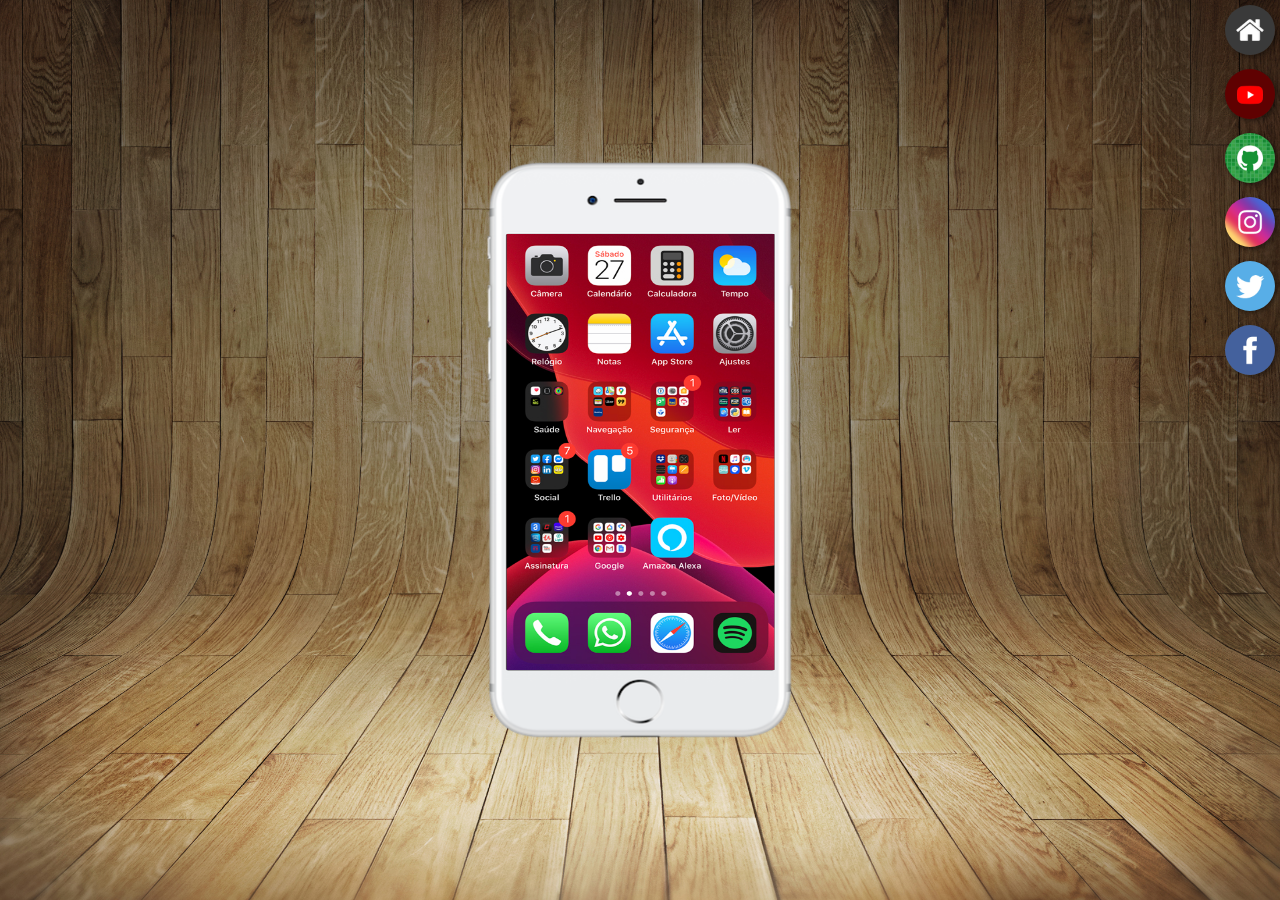
<file: index.html>
<!DOCTYPE html>
<html lang="pt-br">

<head>
    <meta charset="UTF-8">
    <meta name="viewport" content="width=device-width, initial-scale=1.0">
    <link rel="shortcut icon" href="favicon.ico" type="image/x-icon">
    <link rel="stylesheet" href="estilos/style.css">
    <title>Projeto Redes Social</title>
</head>

<body>
    <main>
        <section id="telefone">
            <iframe src="home.html" name="tela" id="tela" frameborder="0">
                Seu navegador não é compativel com isso.
            </iframe>
        </section>
        <section id="redes-sociais">
            <a href="index.html" target="tela"> <img src="imagens/logo-home.jpg" alt="Home"></a><br>
            
            <a href="youtube.html" target="tela"><img src="imagens/logo-youtube.jpg" alt="Youtube"></a><br>


            <a href="github.html" target="tela"><img src="imagens/logo-github.jpg" alt="Github"></a><br>


            <a href="instagram.html" target="tela"><img src="imagens/logo-instagram.jpg" alt="Instagram"></a><br>


            <a href="twitter.html" target="tela"><img src="imagens/logo-twitter.jpg" alt="Twitter"></a><br>


            <a href="facebook.html" target="tela"><img src="imagens/logo-facebook.jpg" alt="Facebook"></a>
        </section>
    </main>
</body>

</html>
</file>
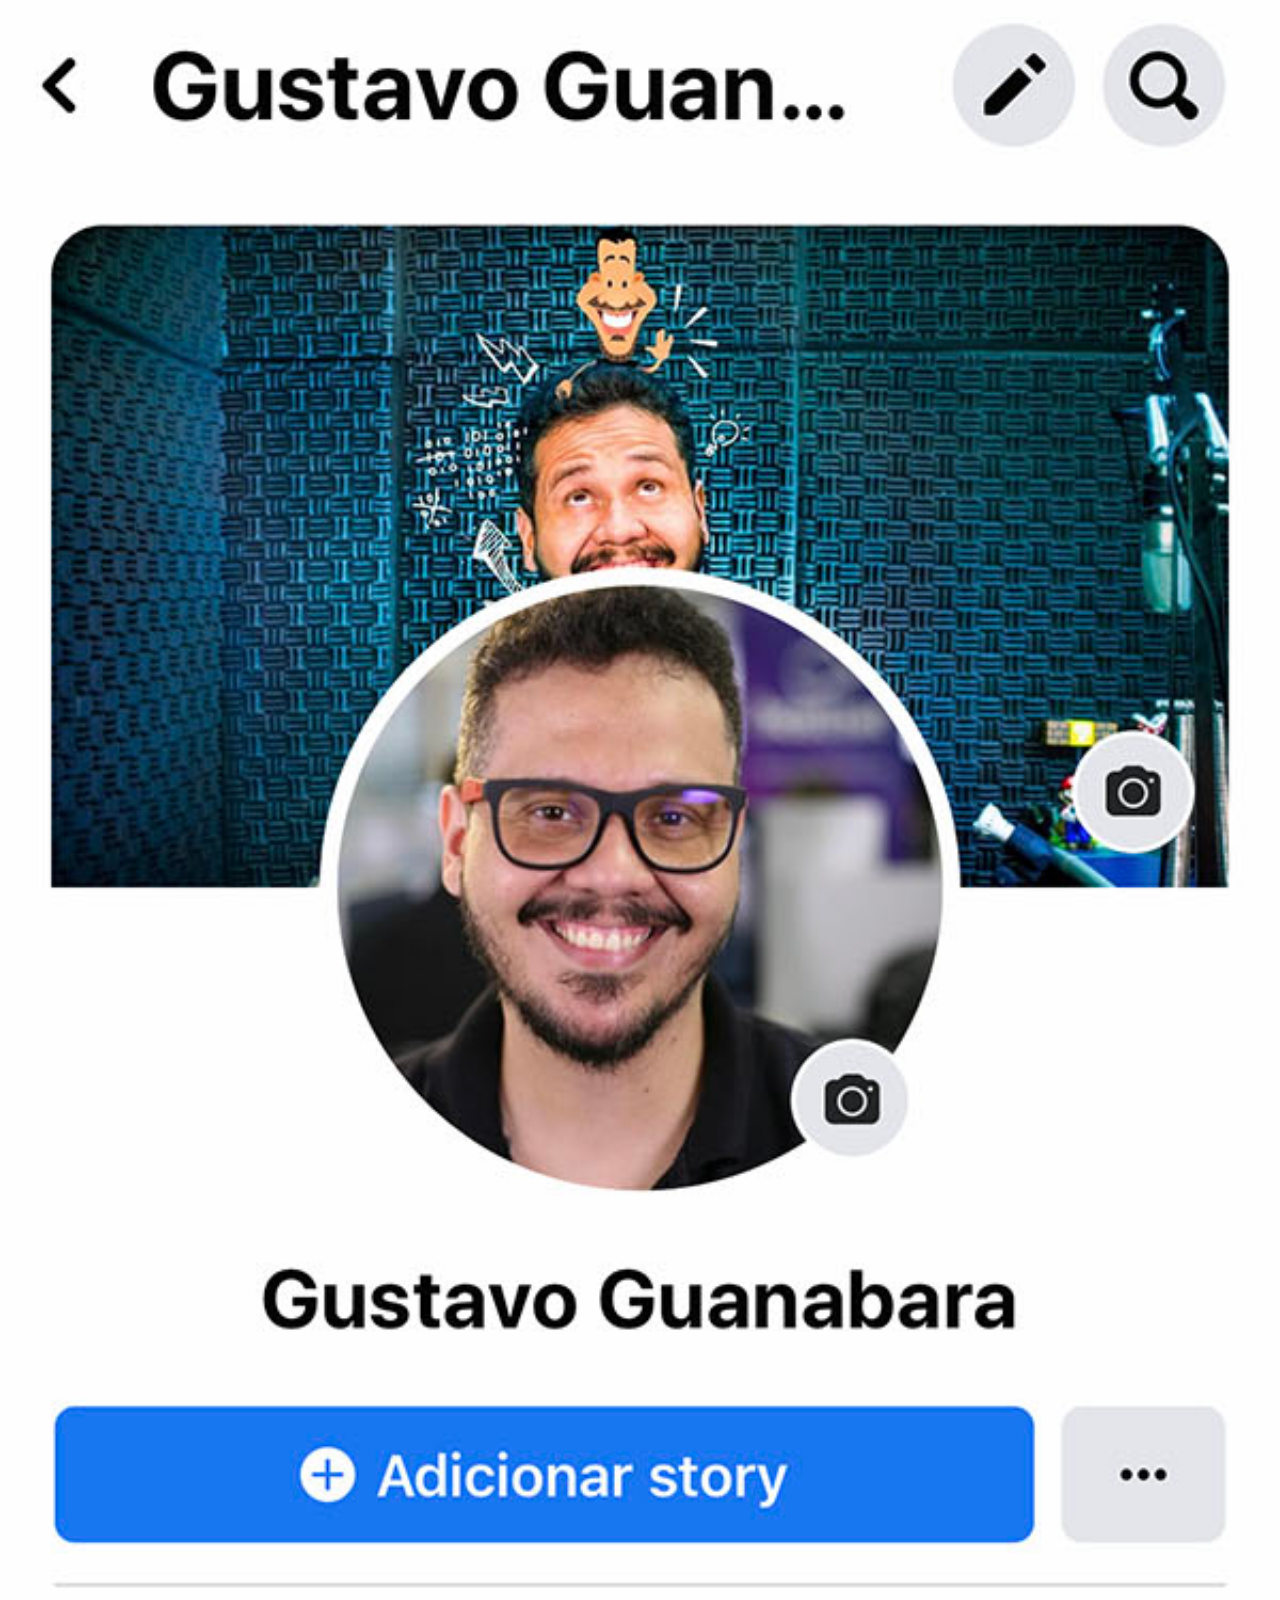
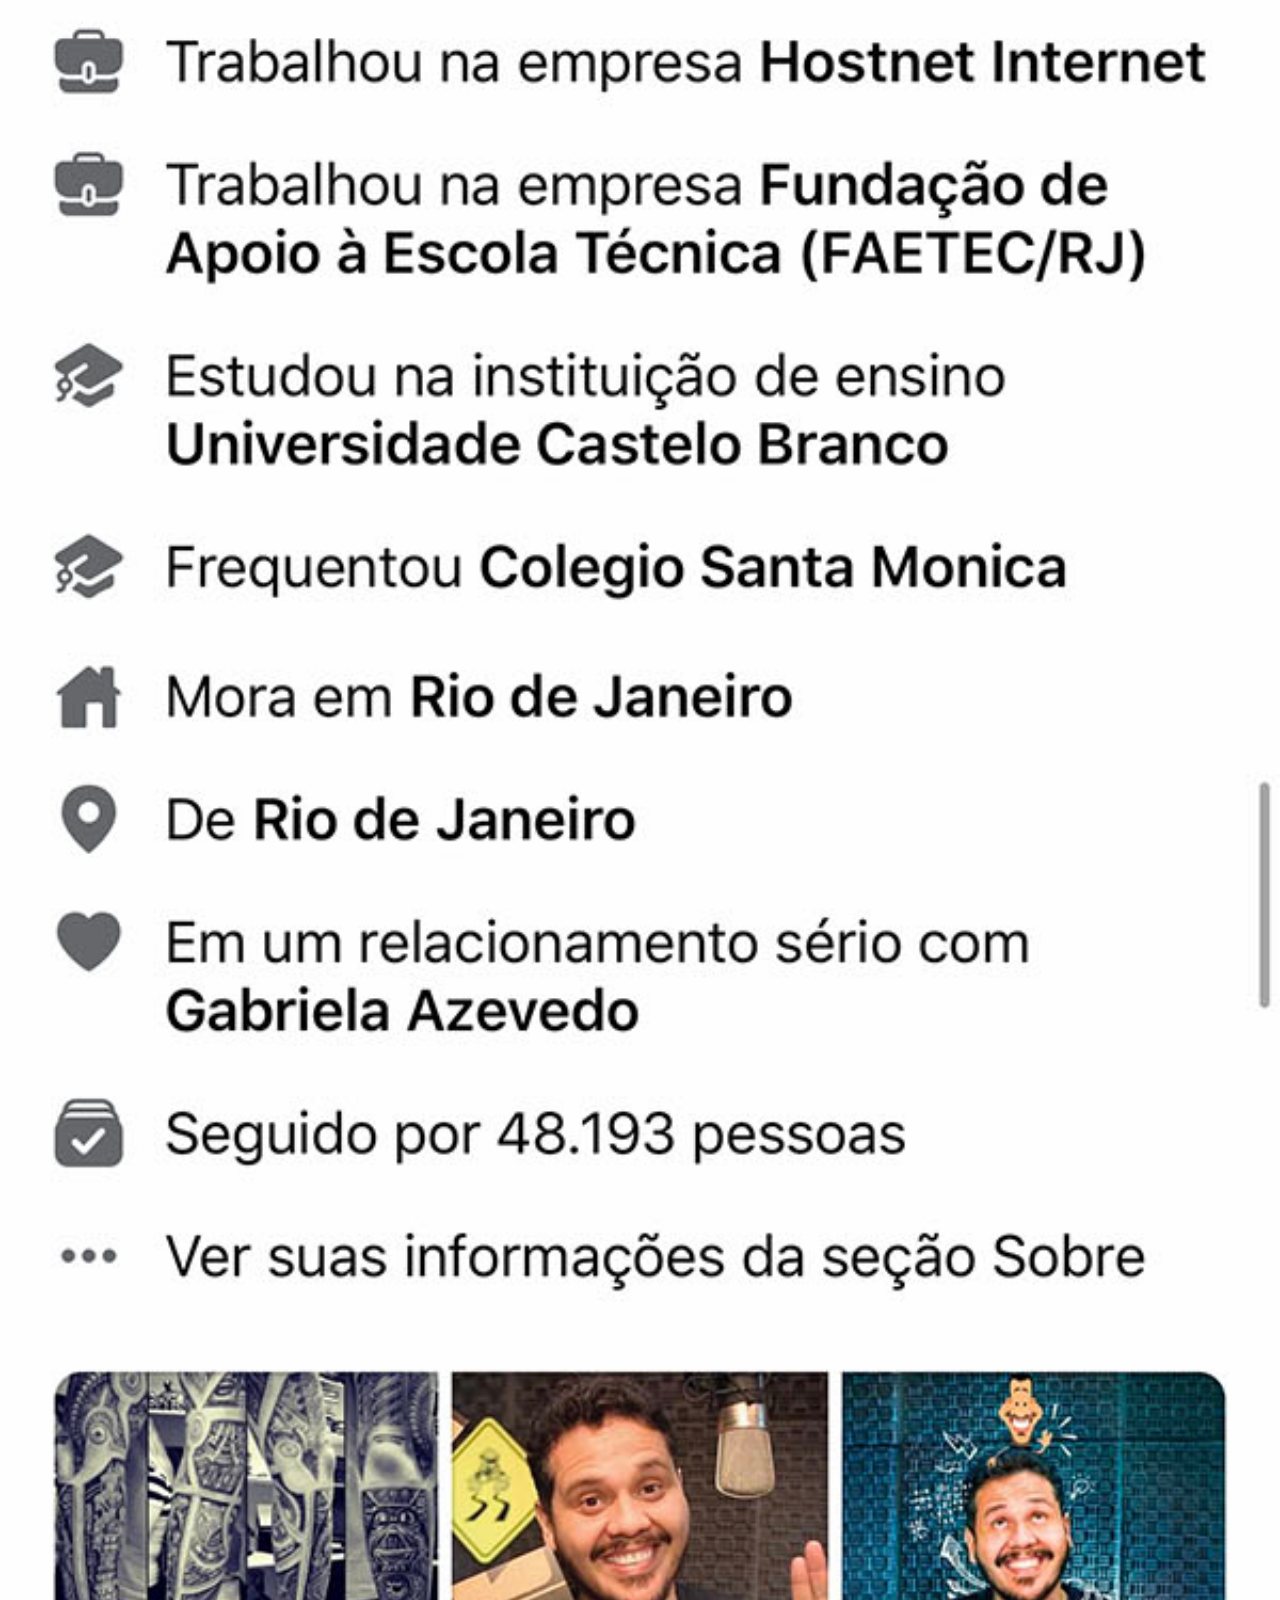
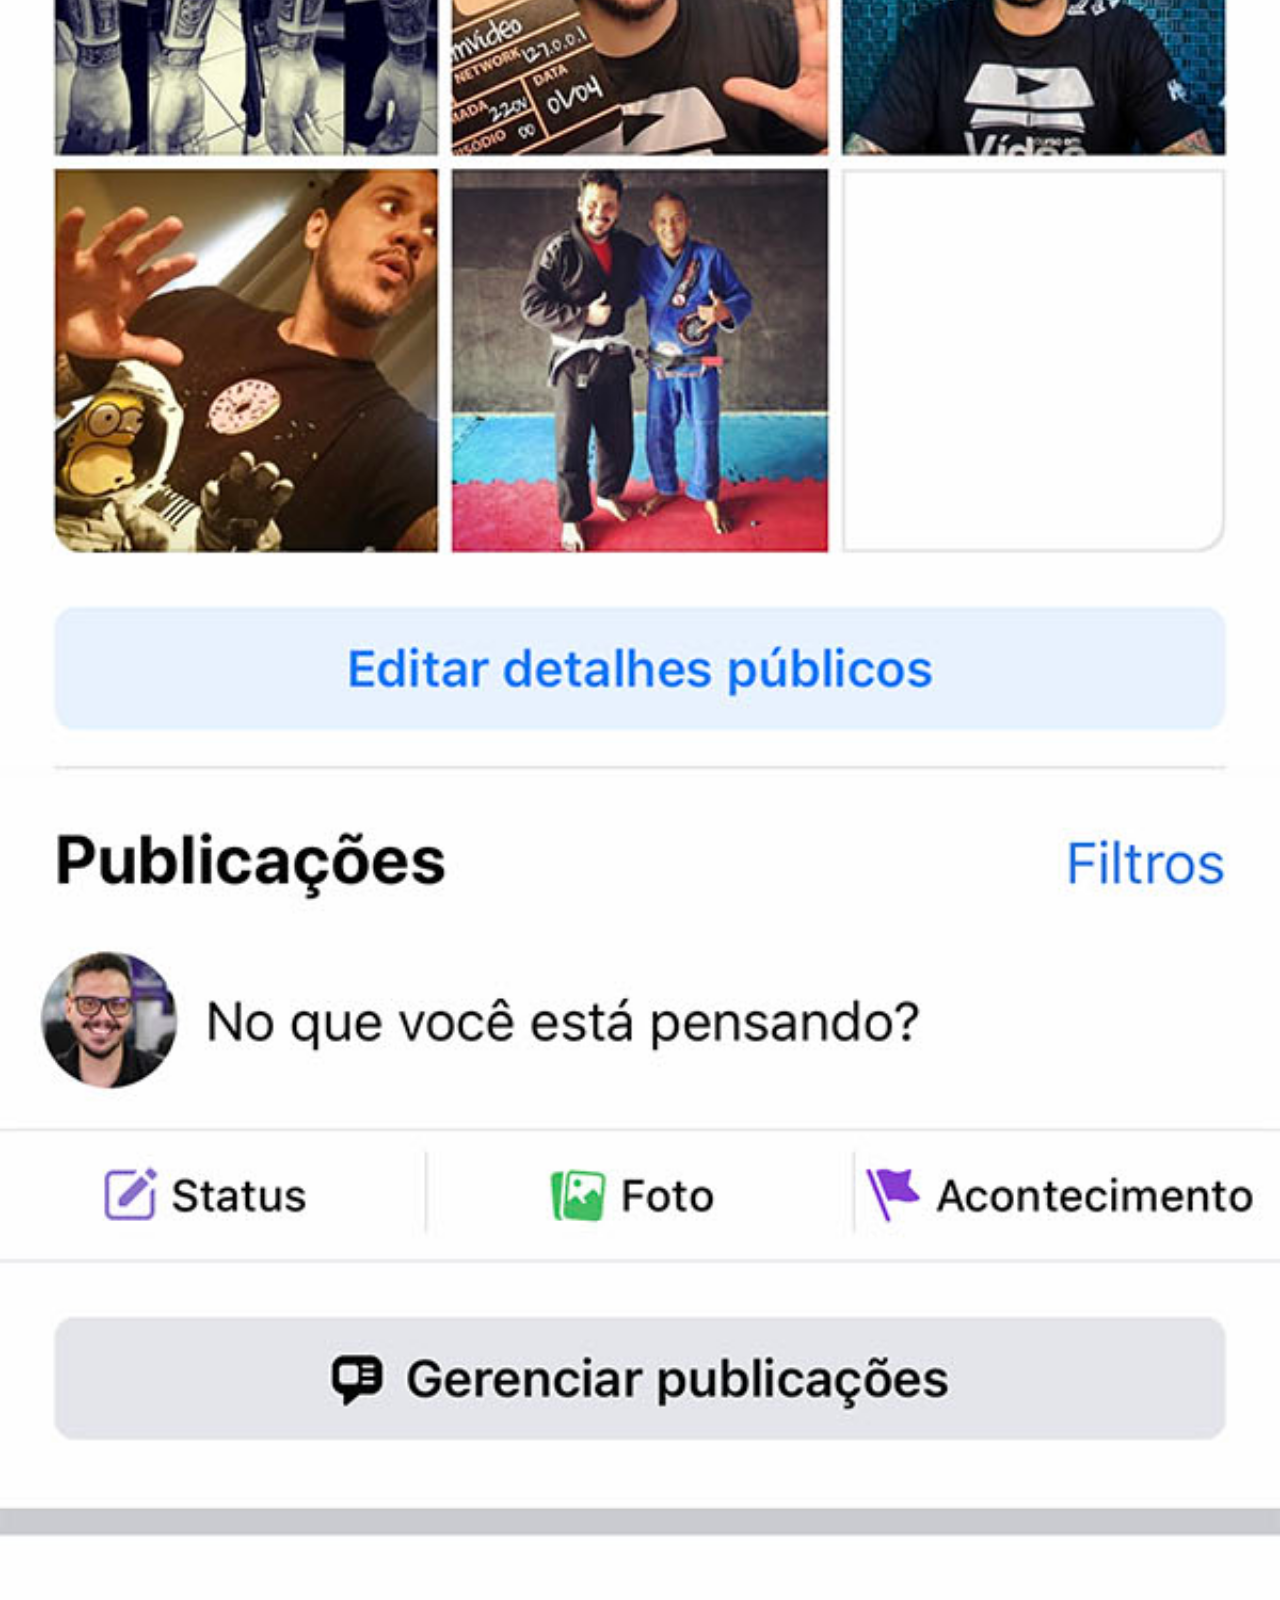
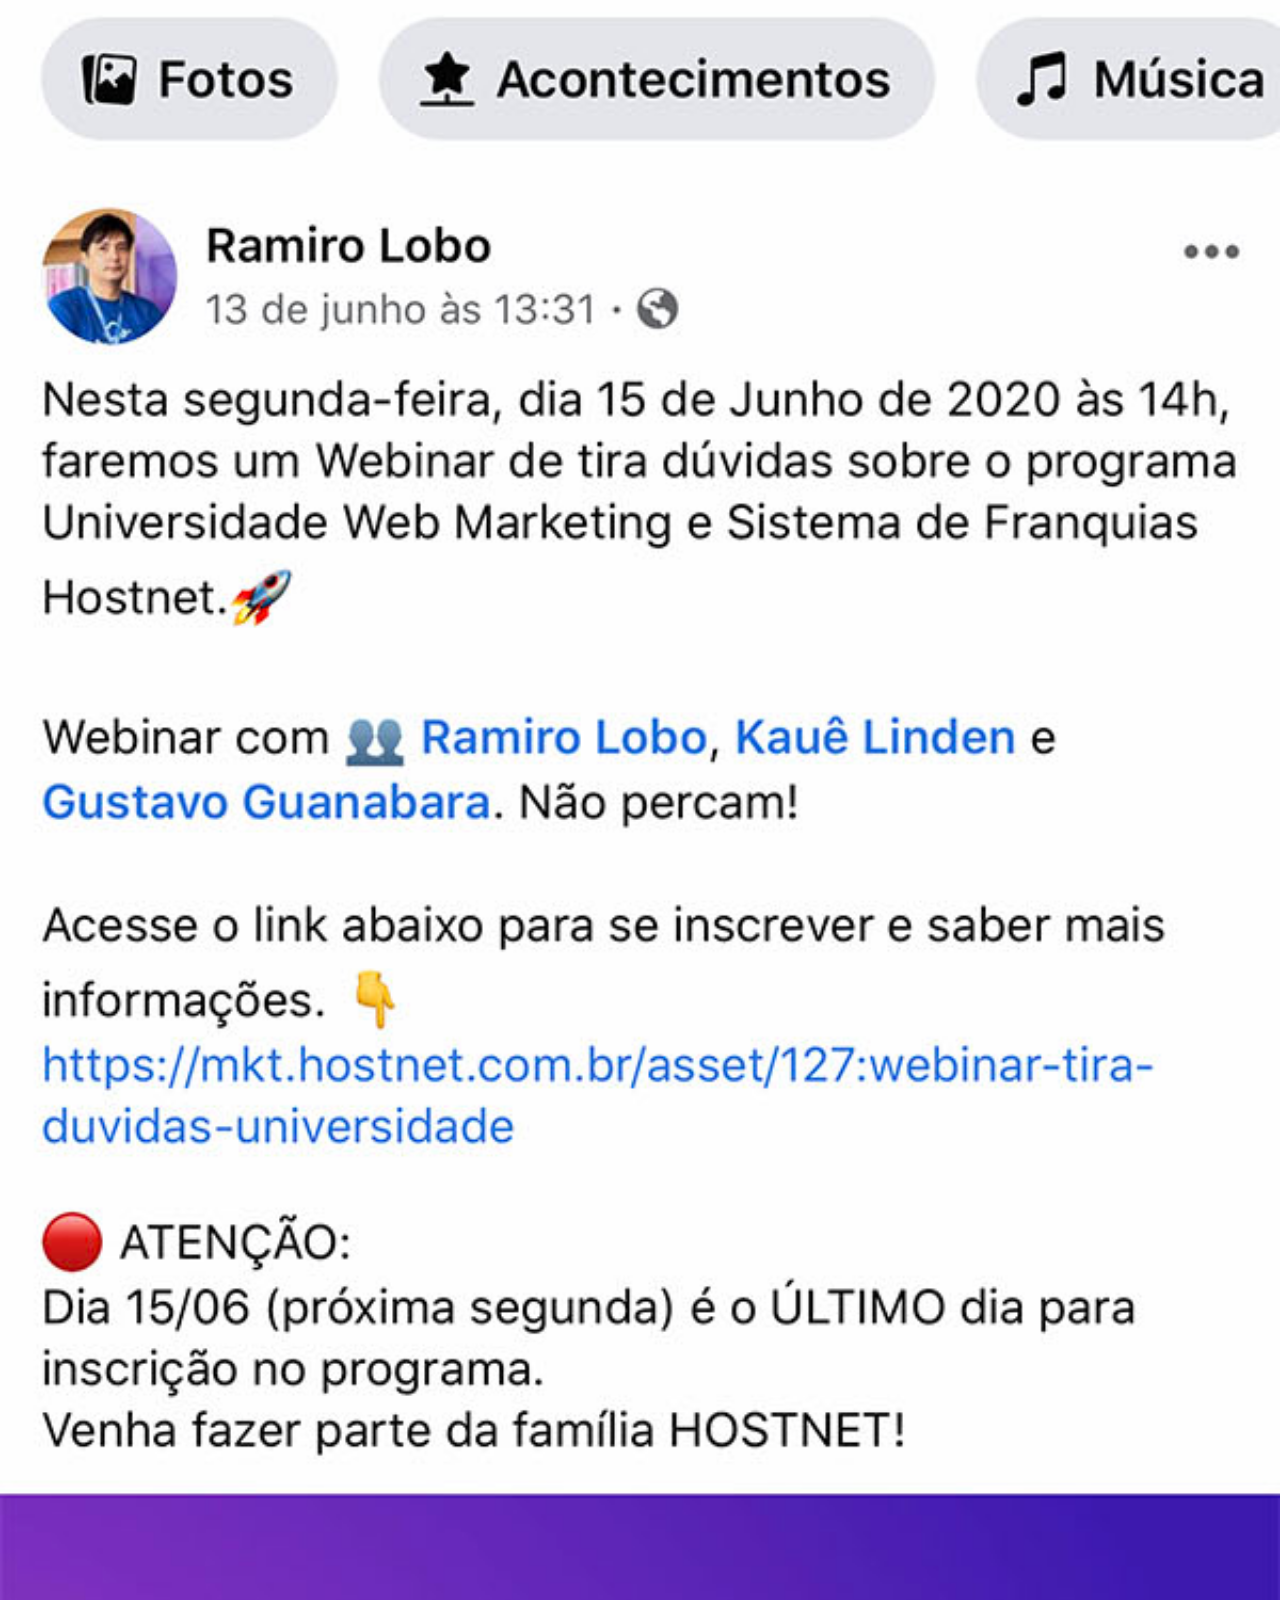
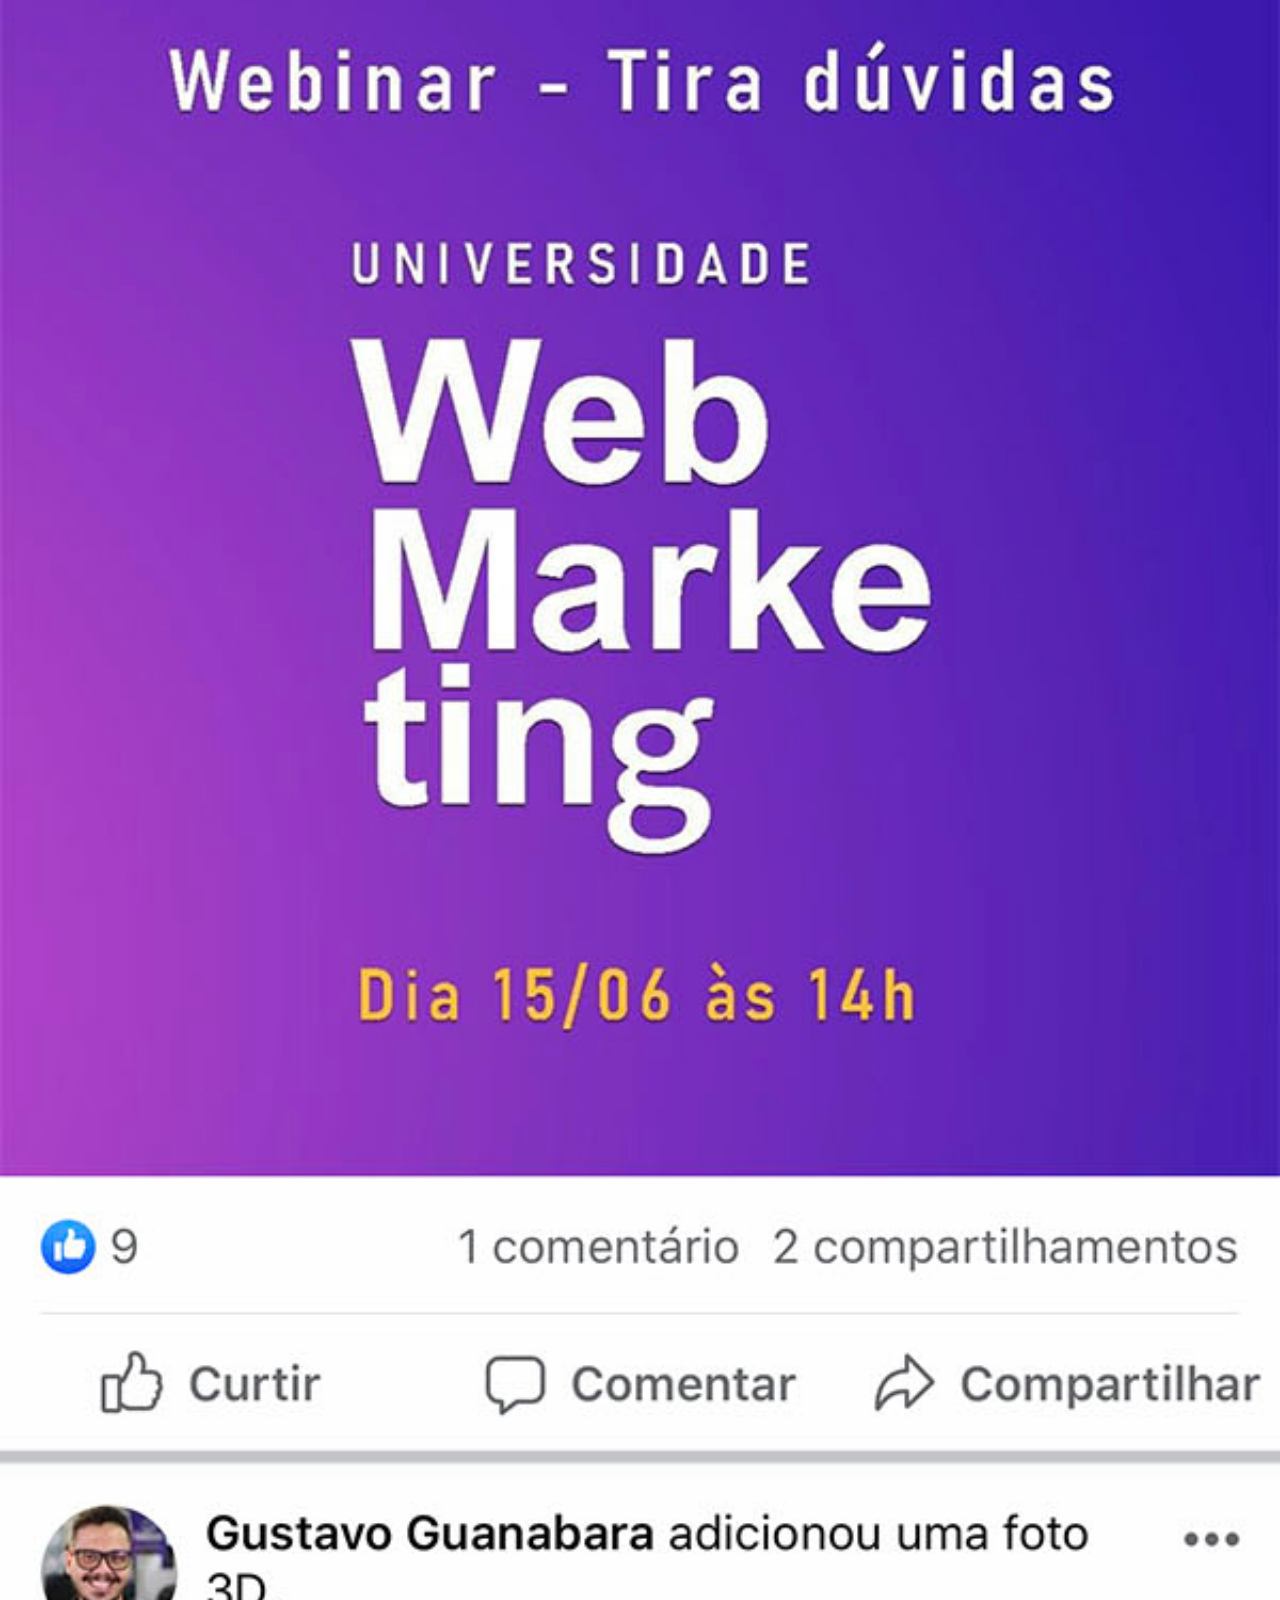
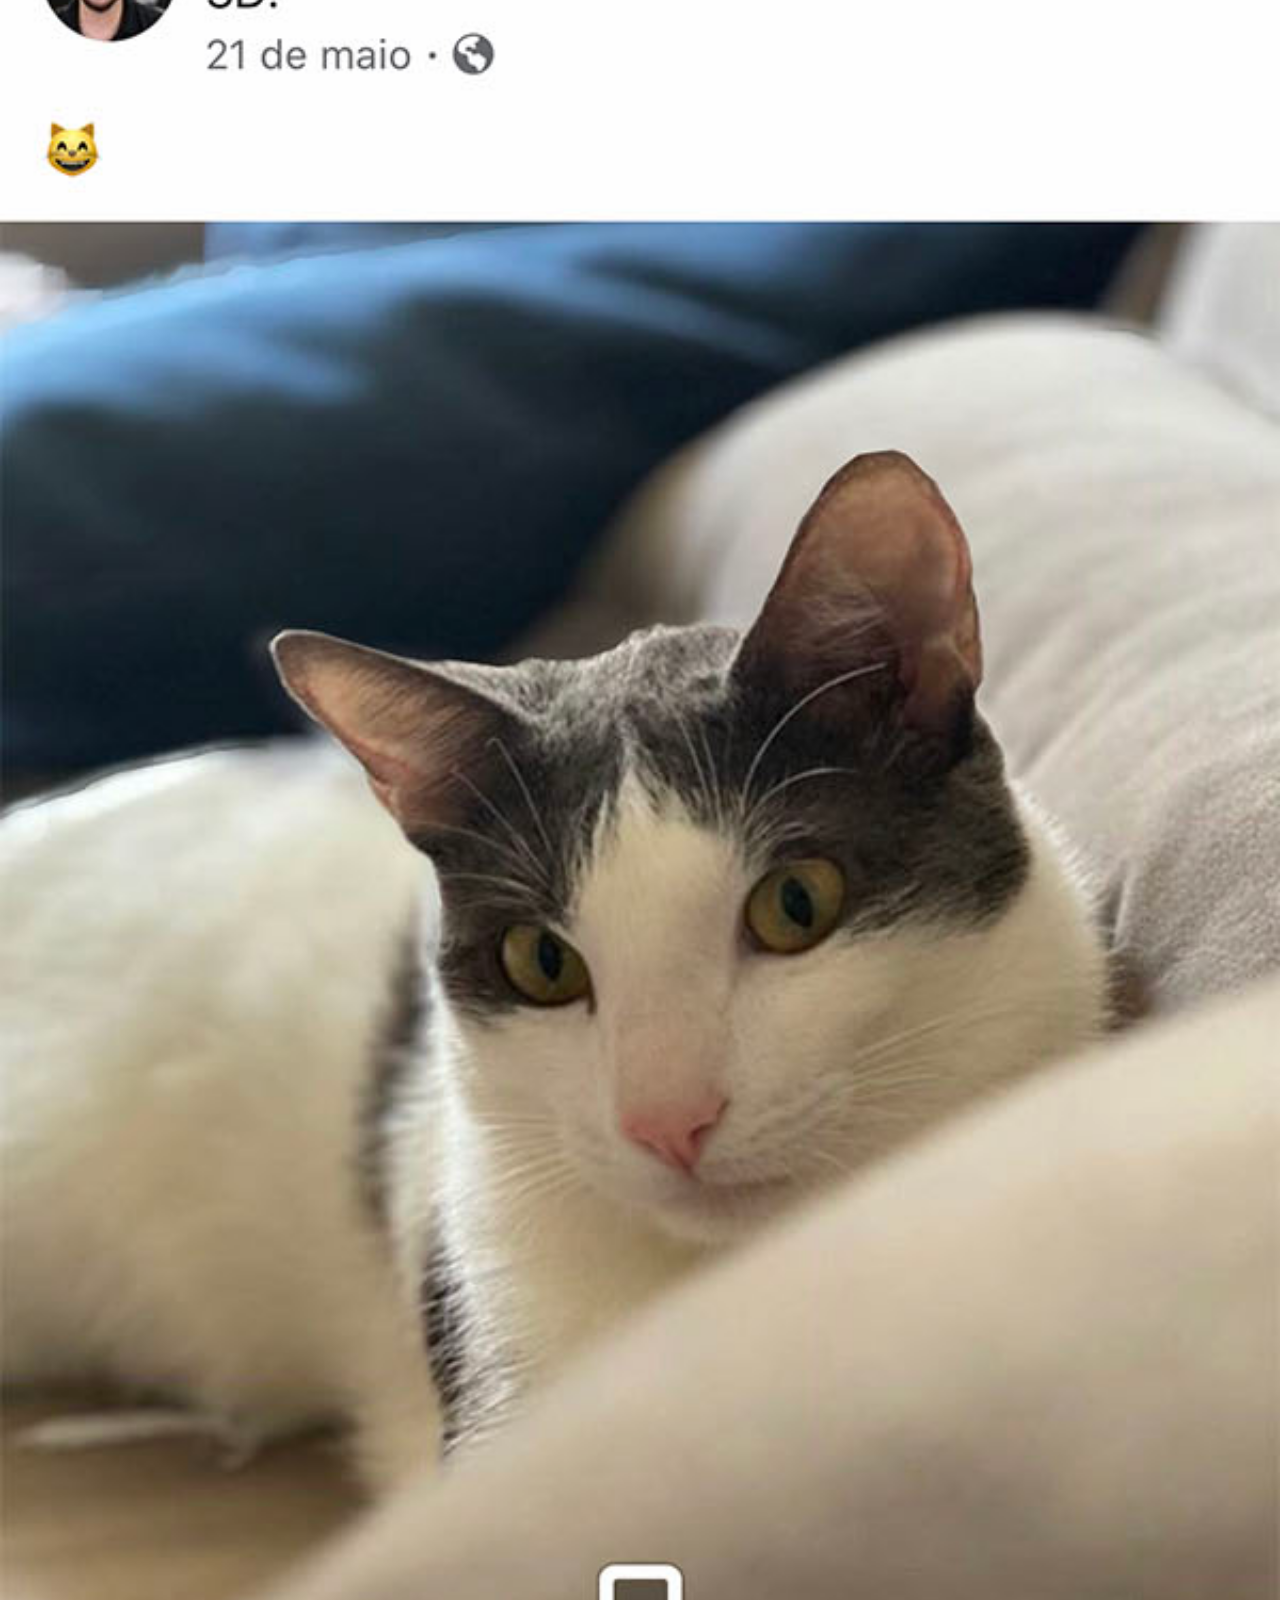
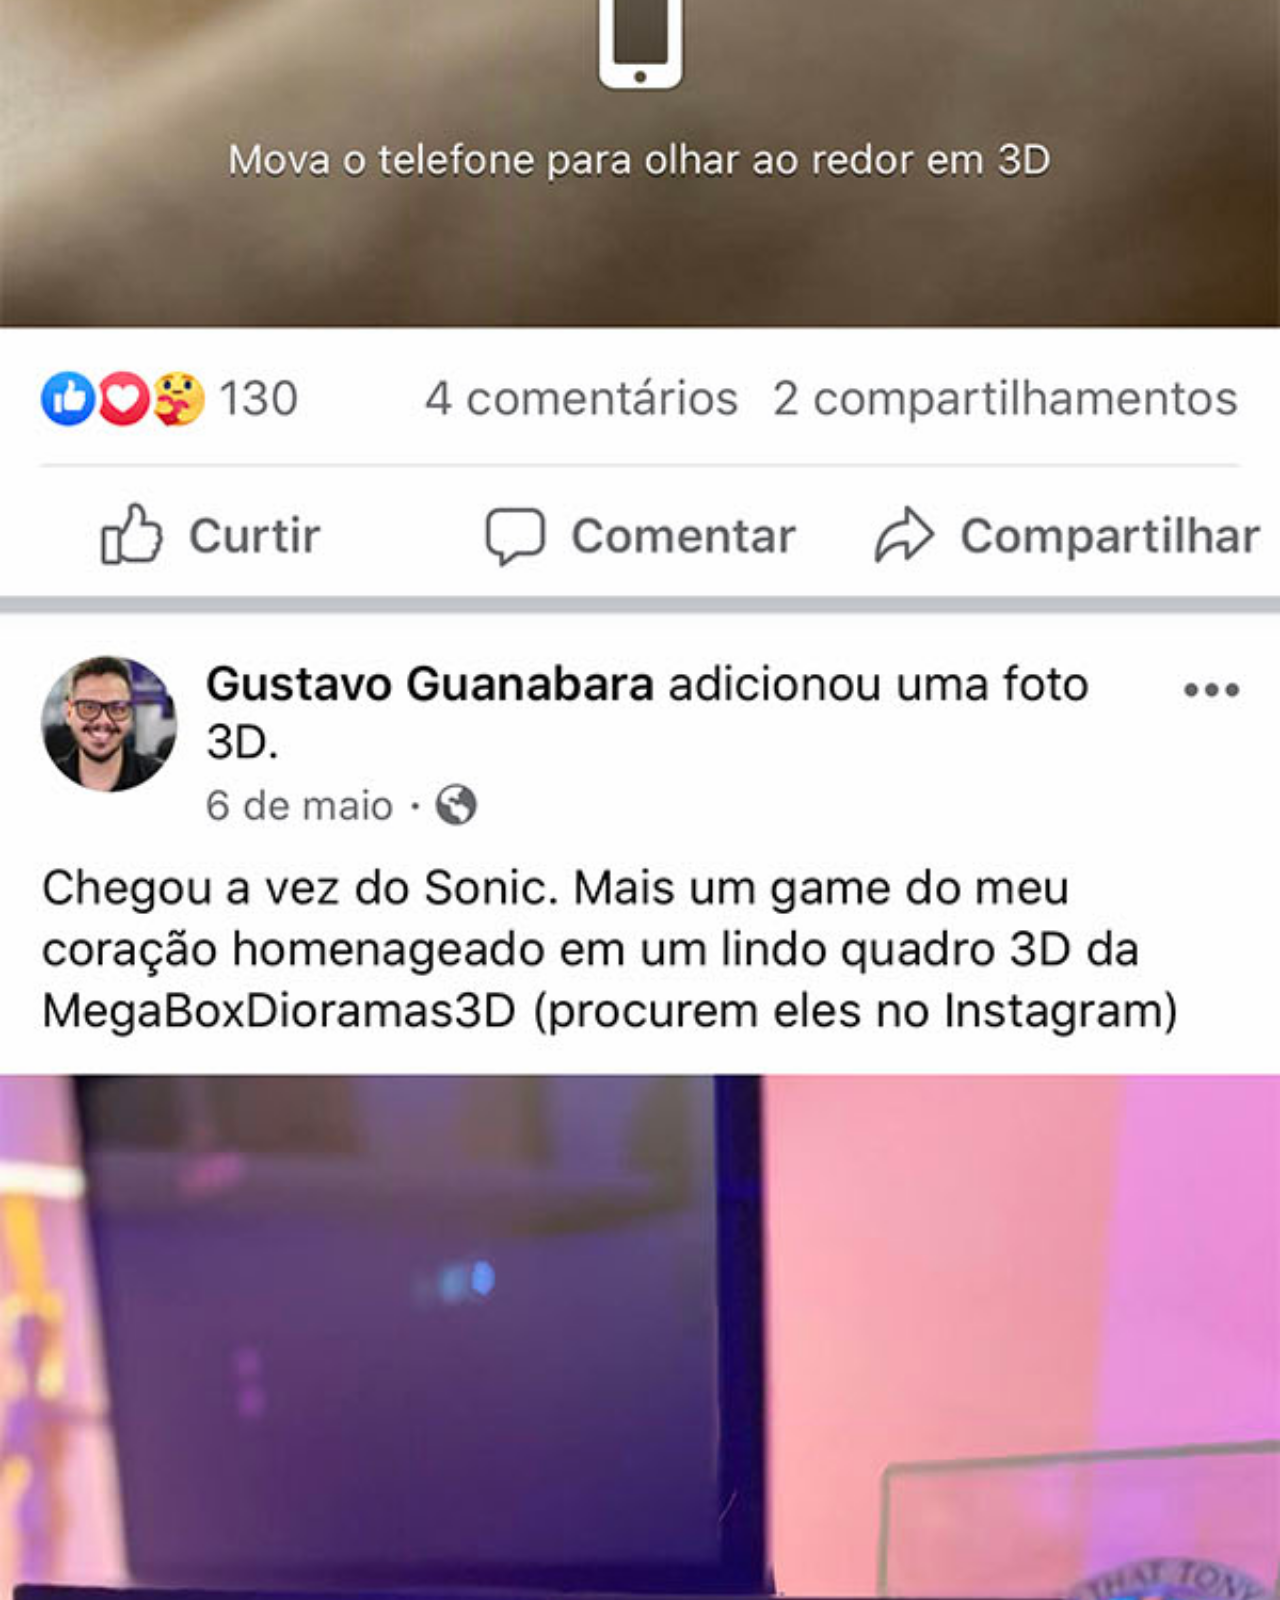
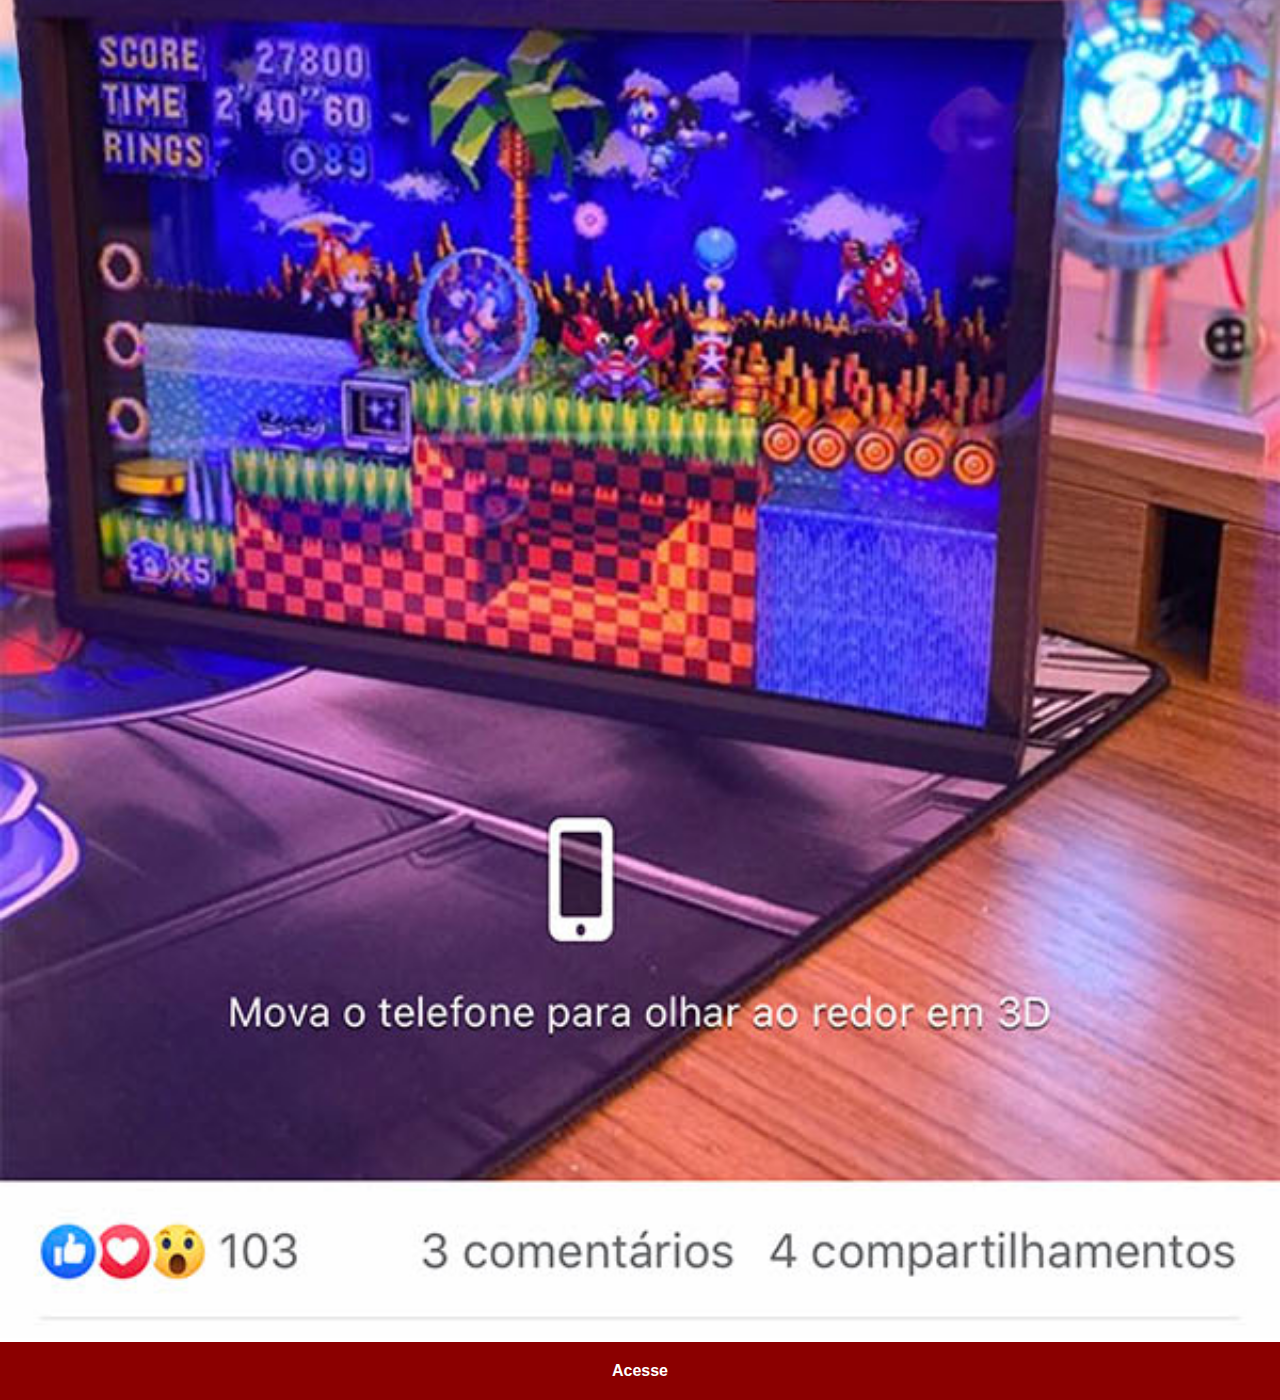
<file: facebook.html>
<!DOCTYPE html>
<html lang="pt-br">
<head>
    <meta charset="UTF-8">
    <meta name="viewport" content="width=device-width, initial-scale=1.0">
    <title>Facebook</title>
    <link rel="stylesheet" href="estilos/social.css">
</head>
<body>
    <img src="imagens/tela-facebook.jpg" alt="Facebook">
    <a href="https://www.facebook.com/alexandre.jesussantos.777/?locale=pt_BR" target="_blank">Acesse</a>
</body>
</html>
</file>
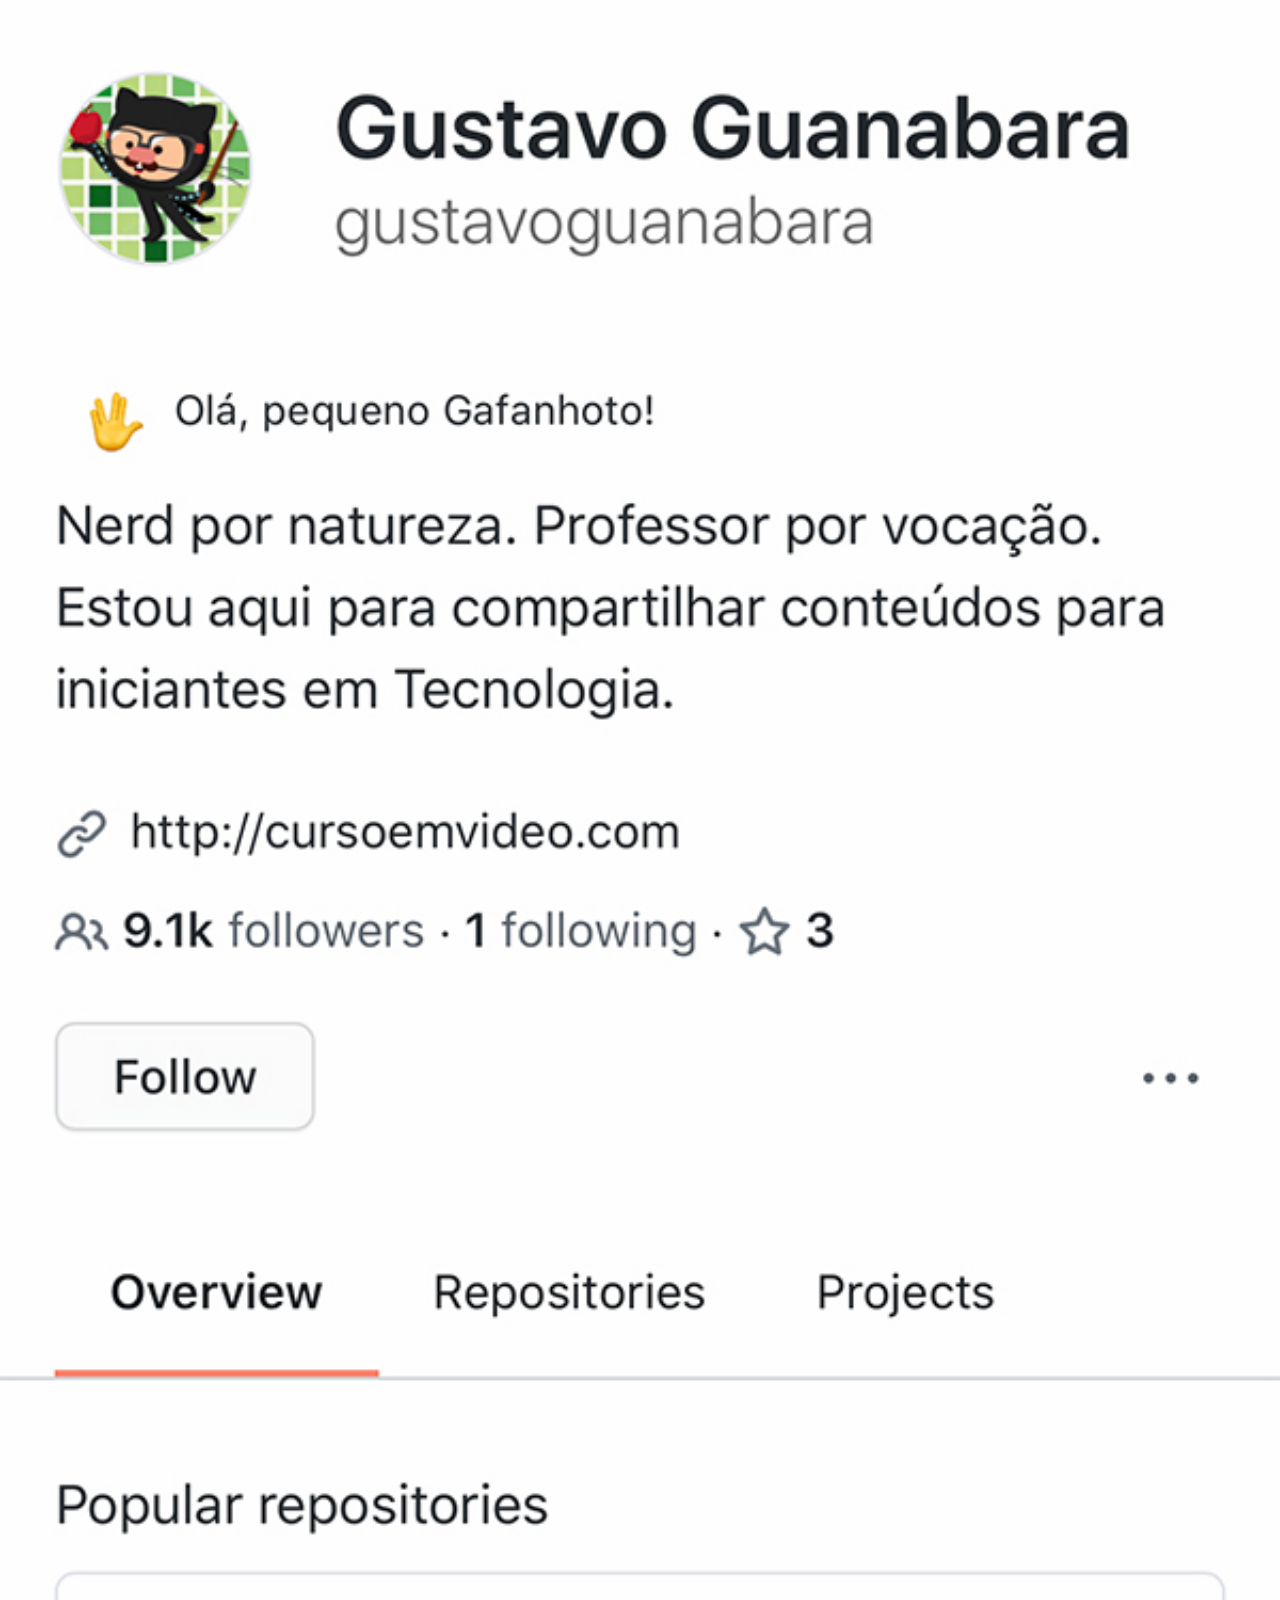
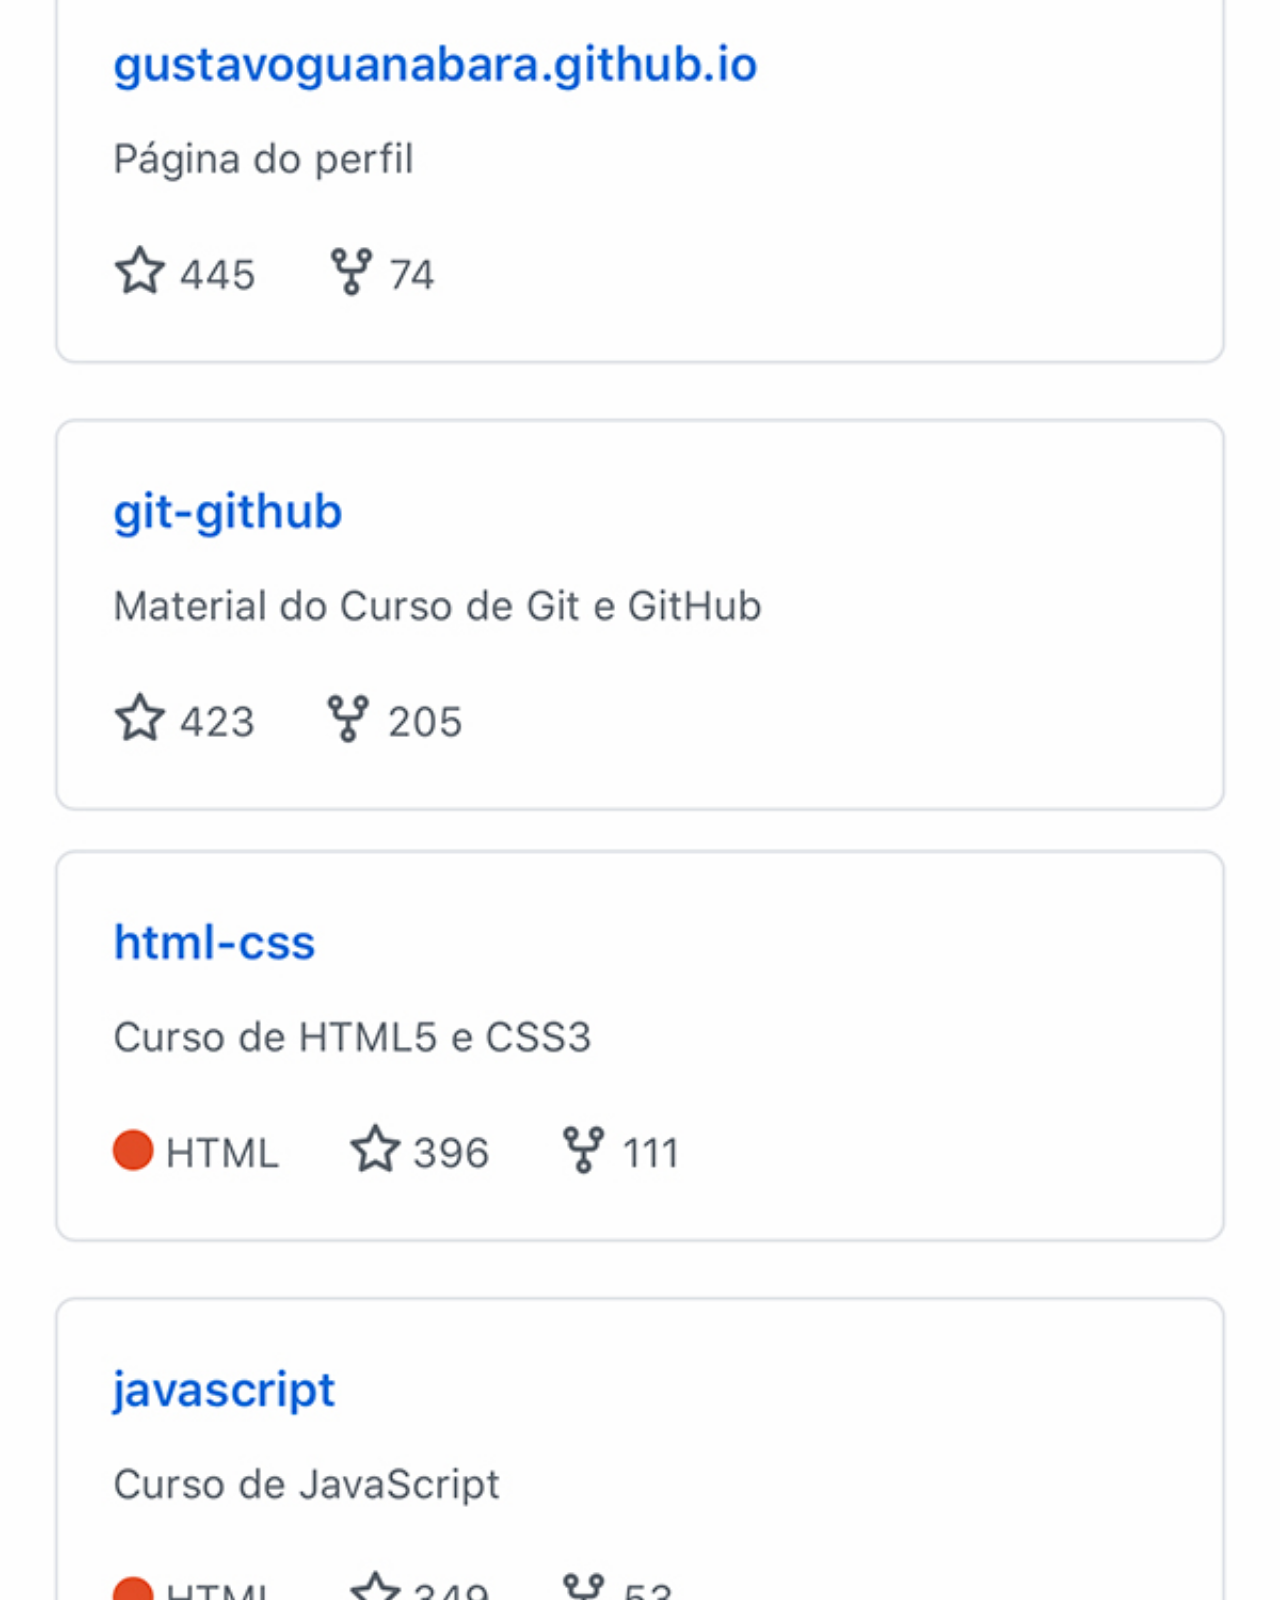
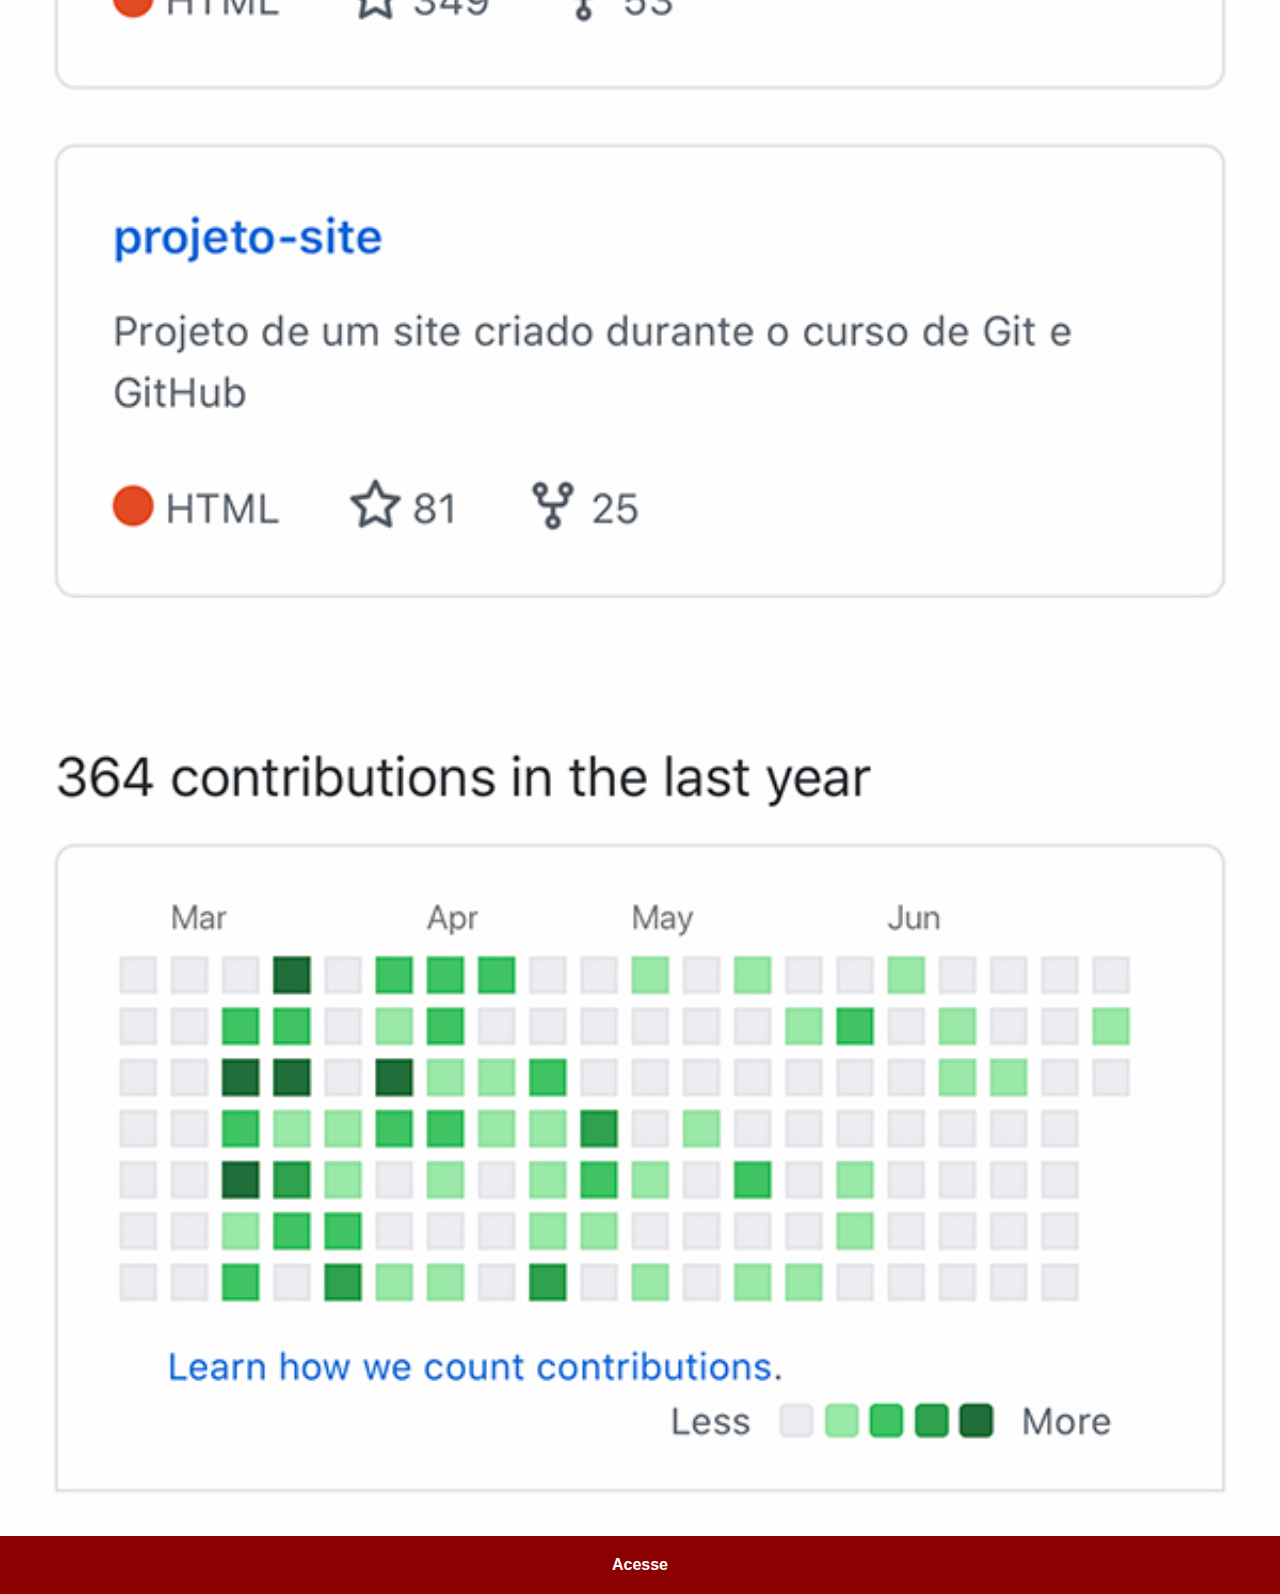
<file: github.html>
<!DOCTYPE html>
<html lang="en">
<head>
    <meta charset="UTF-8">
    <meta name="viewport" content="width=device-width, initial-scale=1.0">
    <title>GitHub</title>
    <link rel="stylesheet" href="estilos/social.css">
</head>
<body>
    <img src="imagens/tela-github.jpg" alt="GitHub">
    <a href="https://github.com/AlexandreSantos11" target="_blank">Acesse</a>
</body>
</html>
</file>
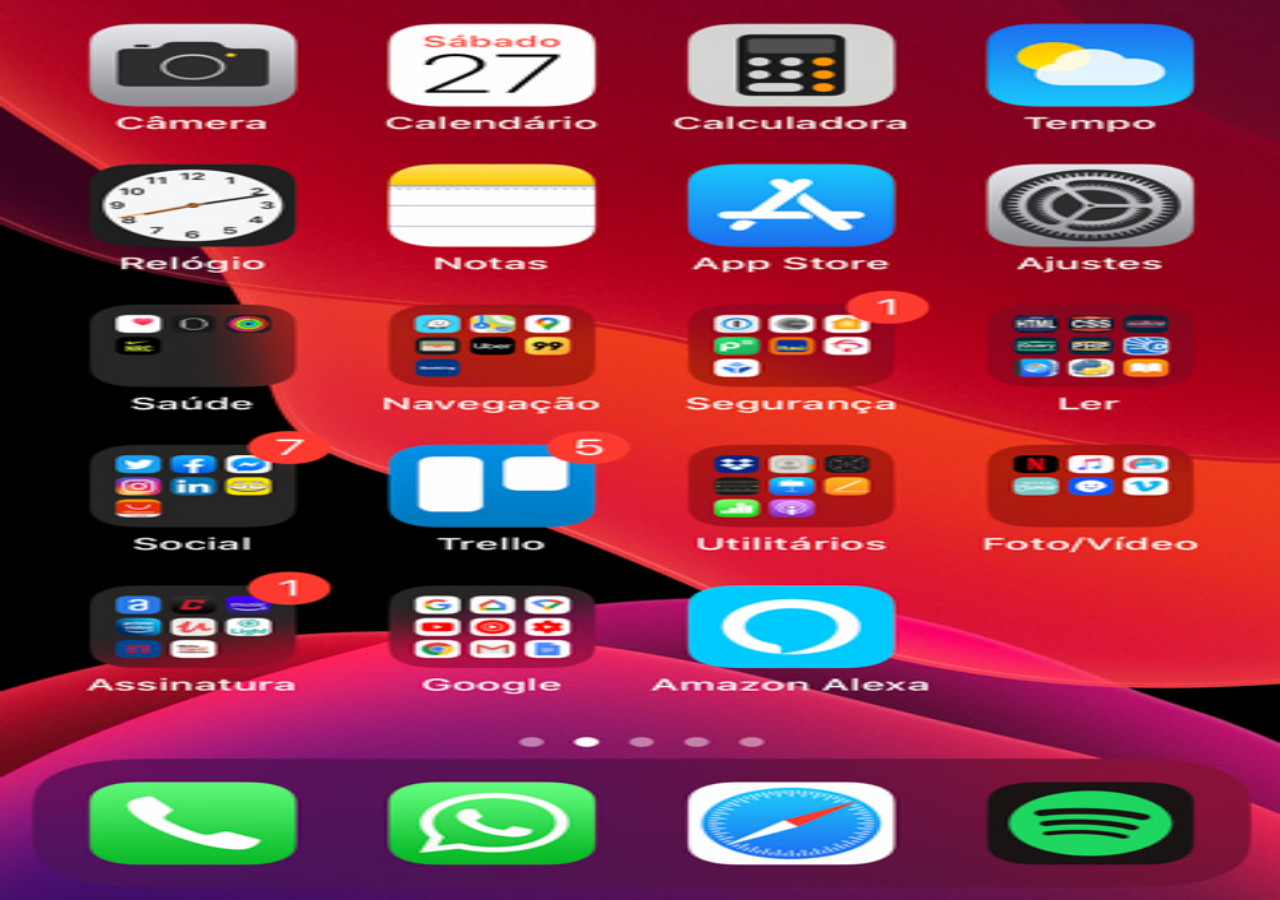
<file: home.html>
<!DOCTYPE html>
<html lang="pt-br">
<head>
    <meta charset="UTF-8">
    <meta name="viewport" content="width=device-width, initial-scale=1.0">
    <title>Home</title>

</head>
<style>
    * {
        margin: 0px;
        padding: 0px;
    }

    body {
        width: 100vw;
        height: 100vh;
        background: black url('imagens/tela-home.jpg') no-repeat top center;
        background-size: 100% 100%;
    }
</style>
<body>
    
</body>
</html>
</file>
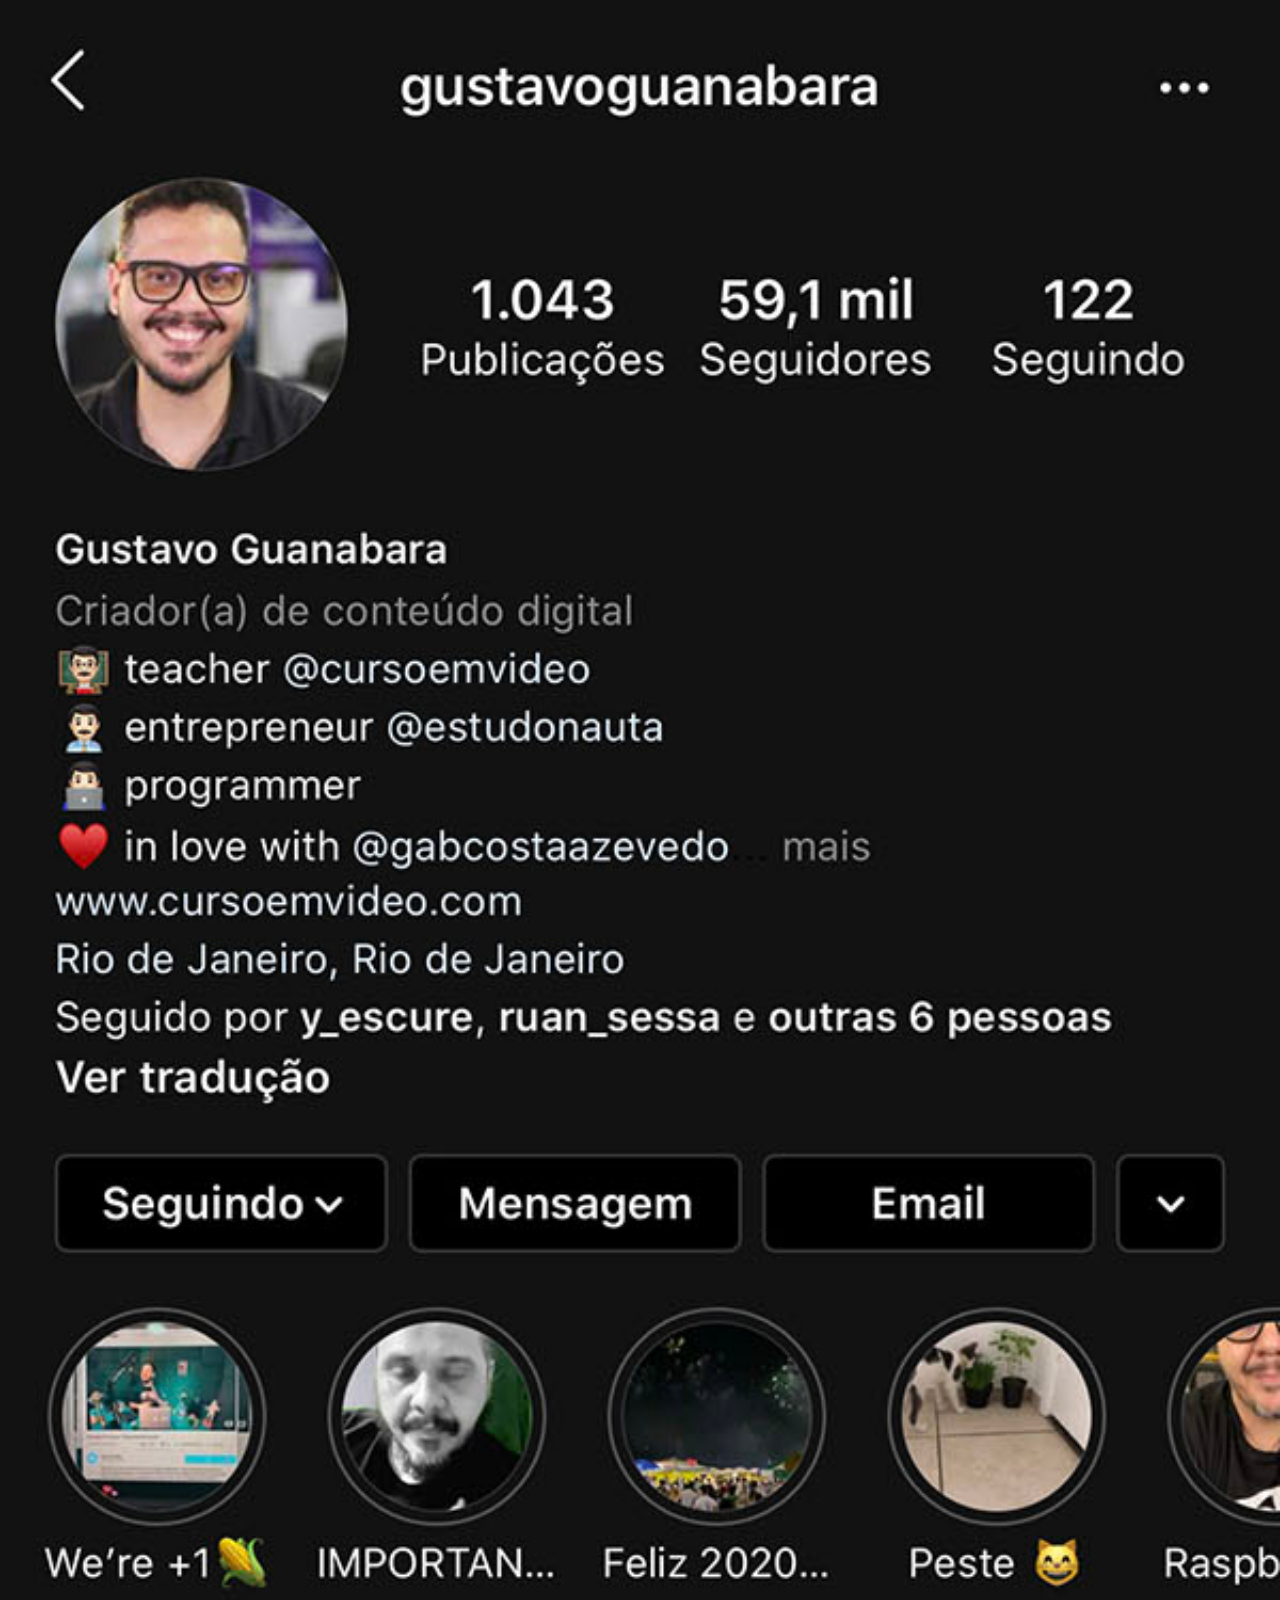
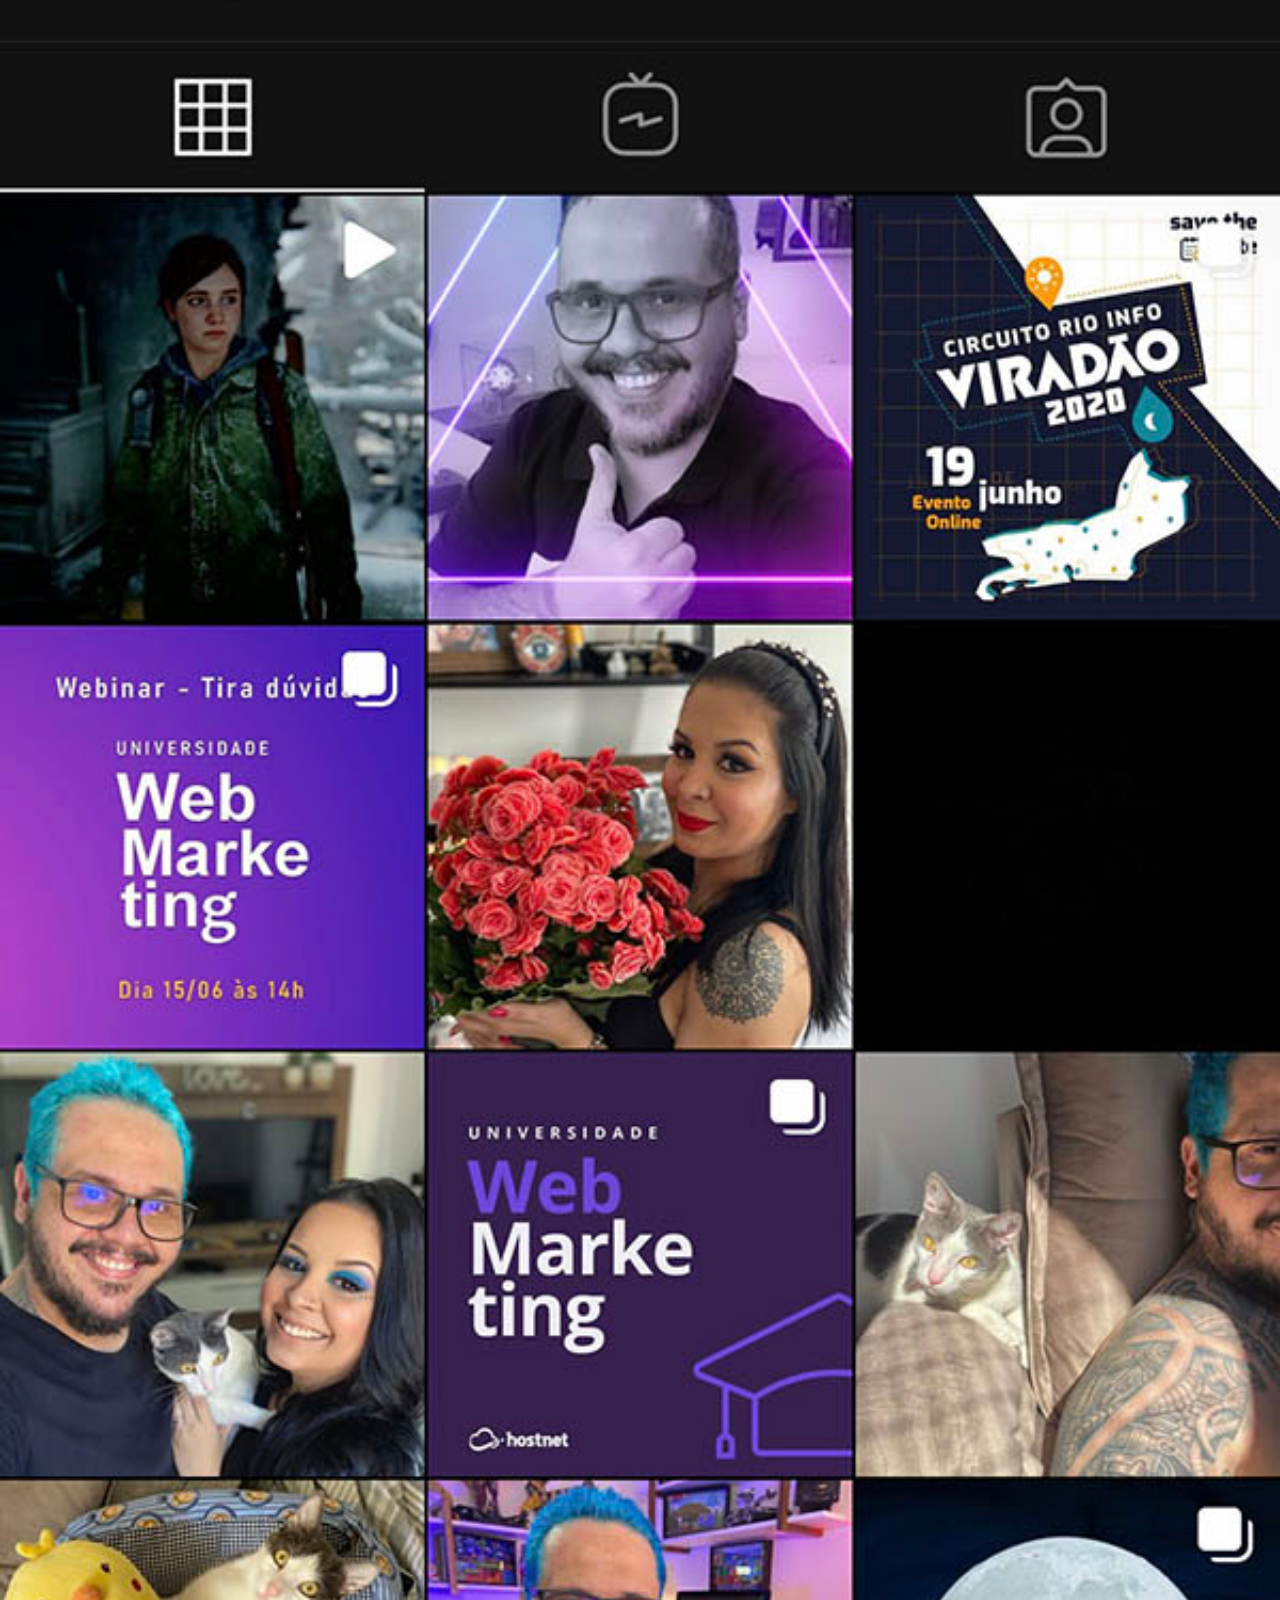
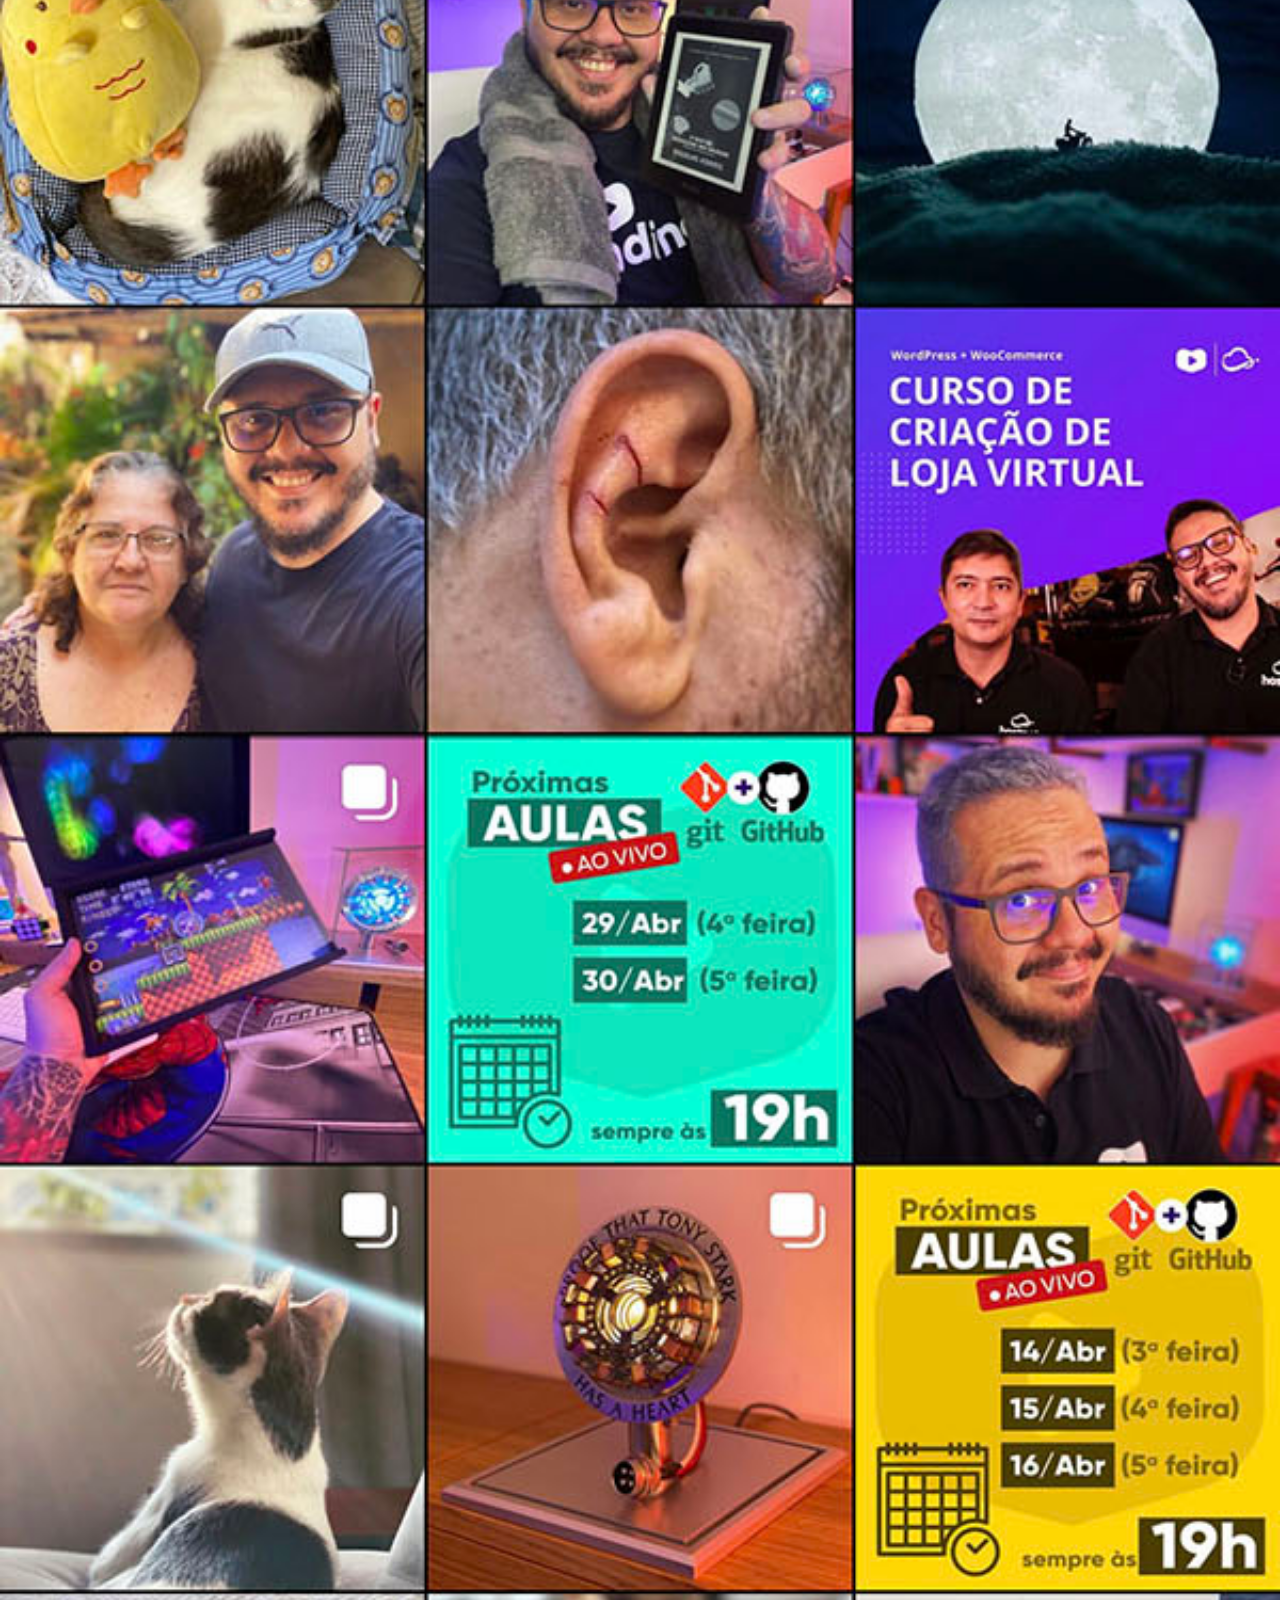
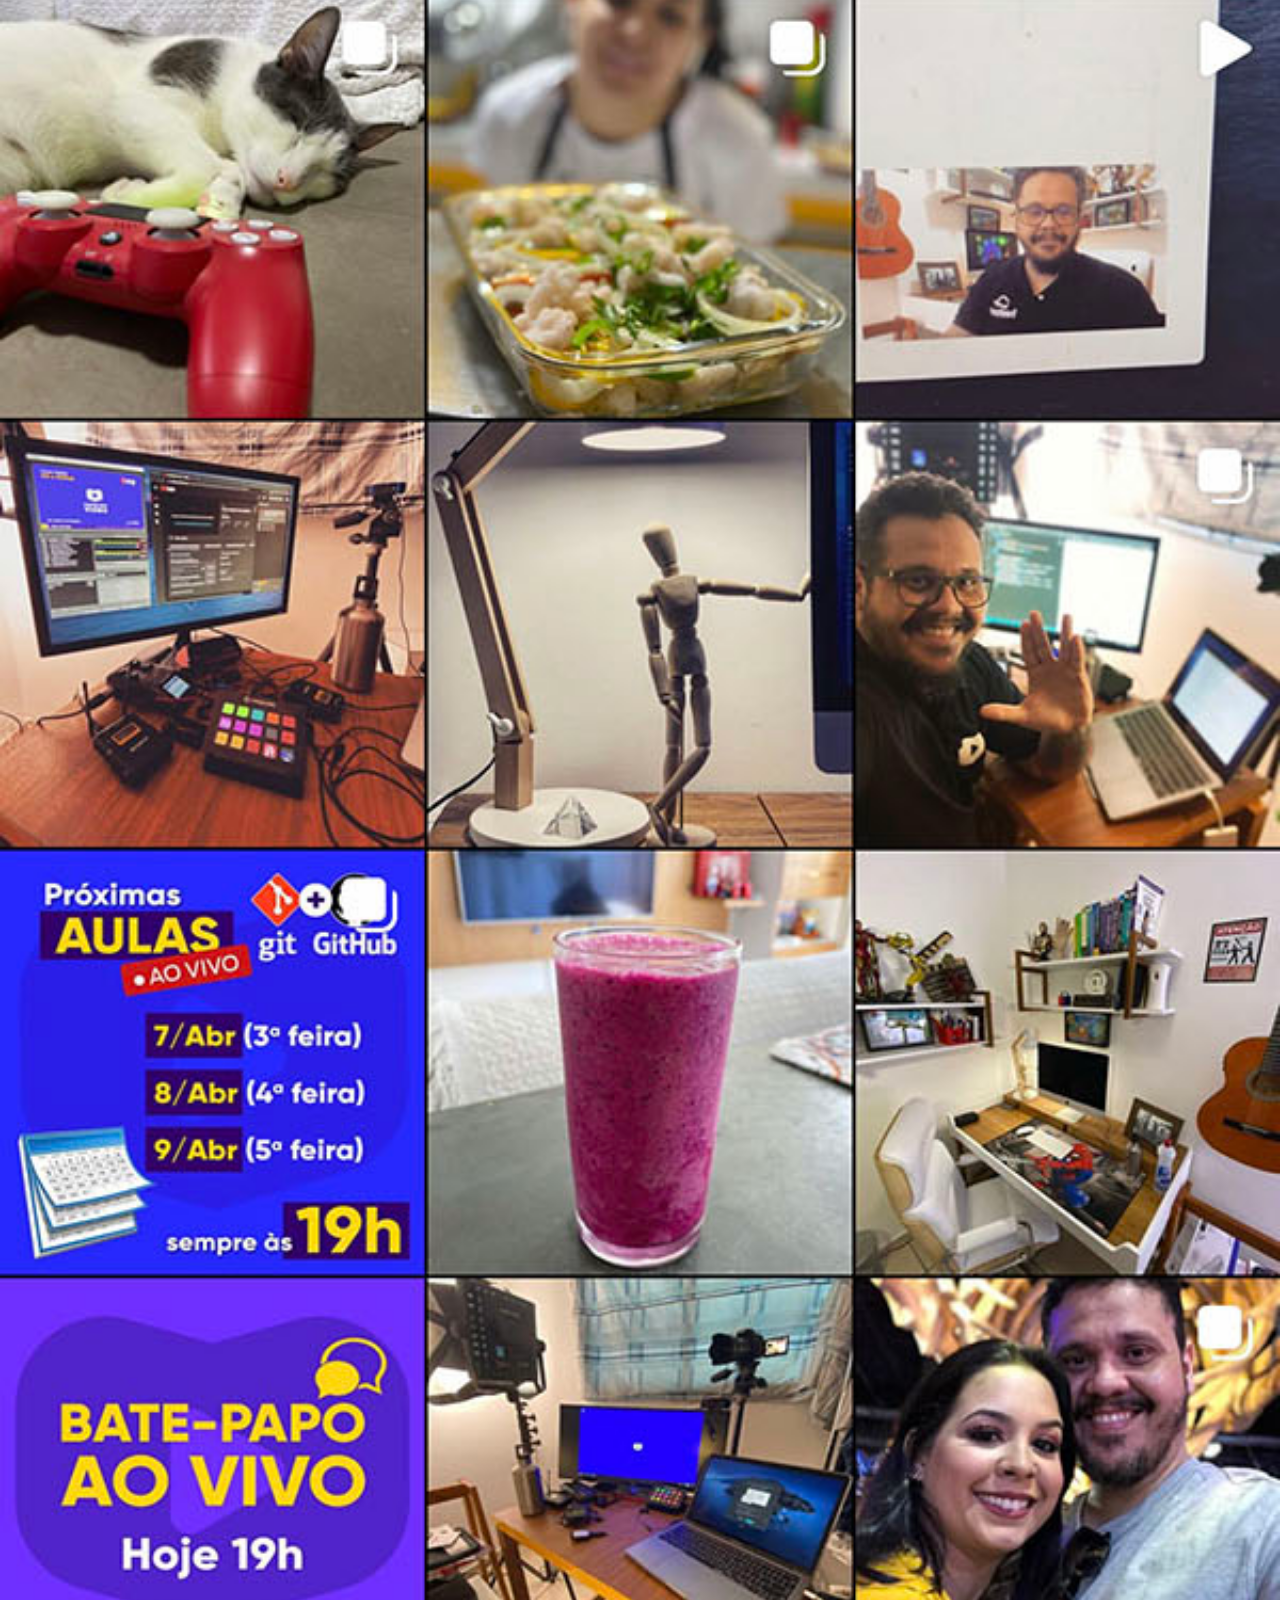
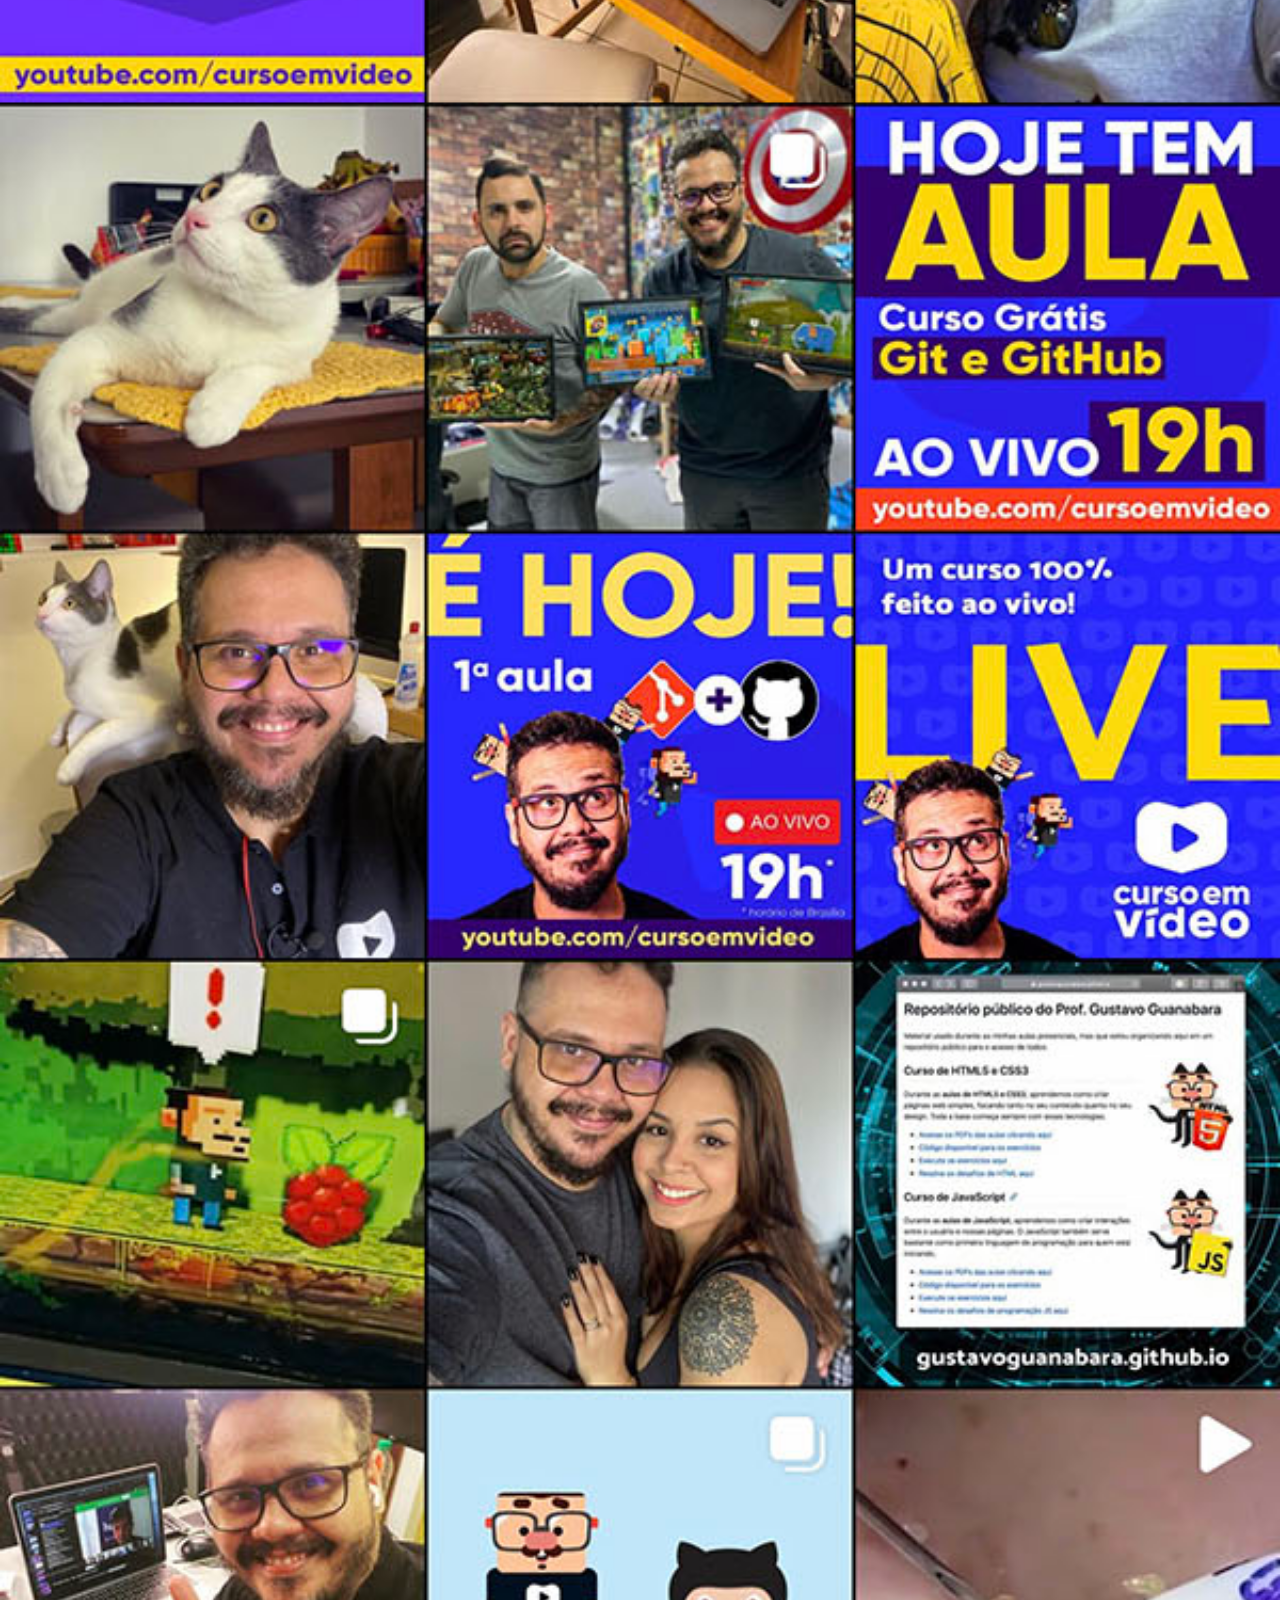
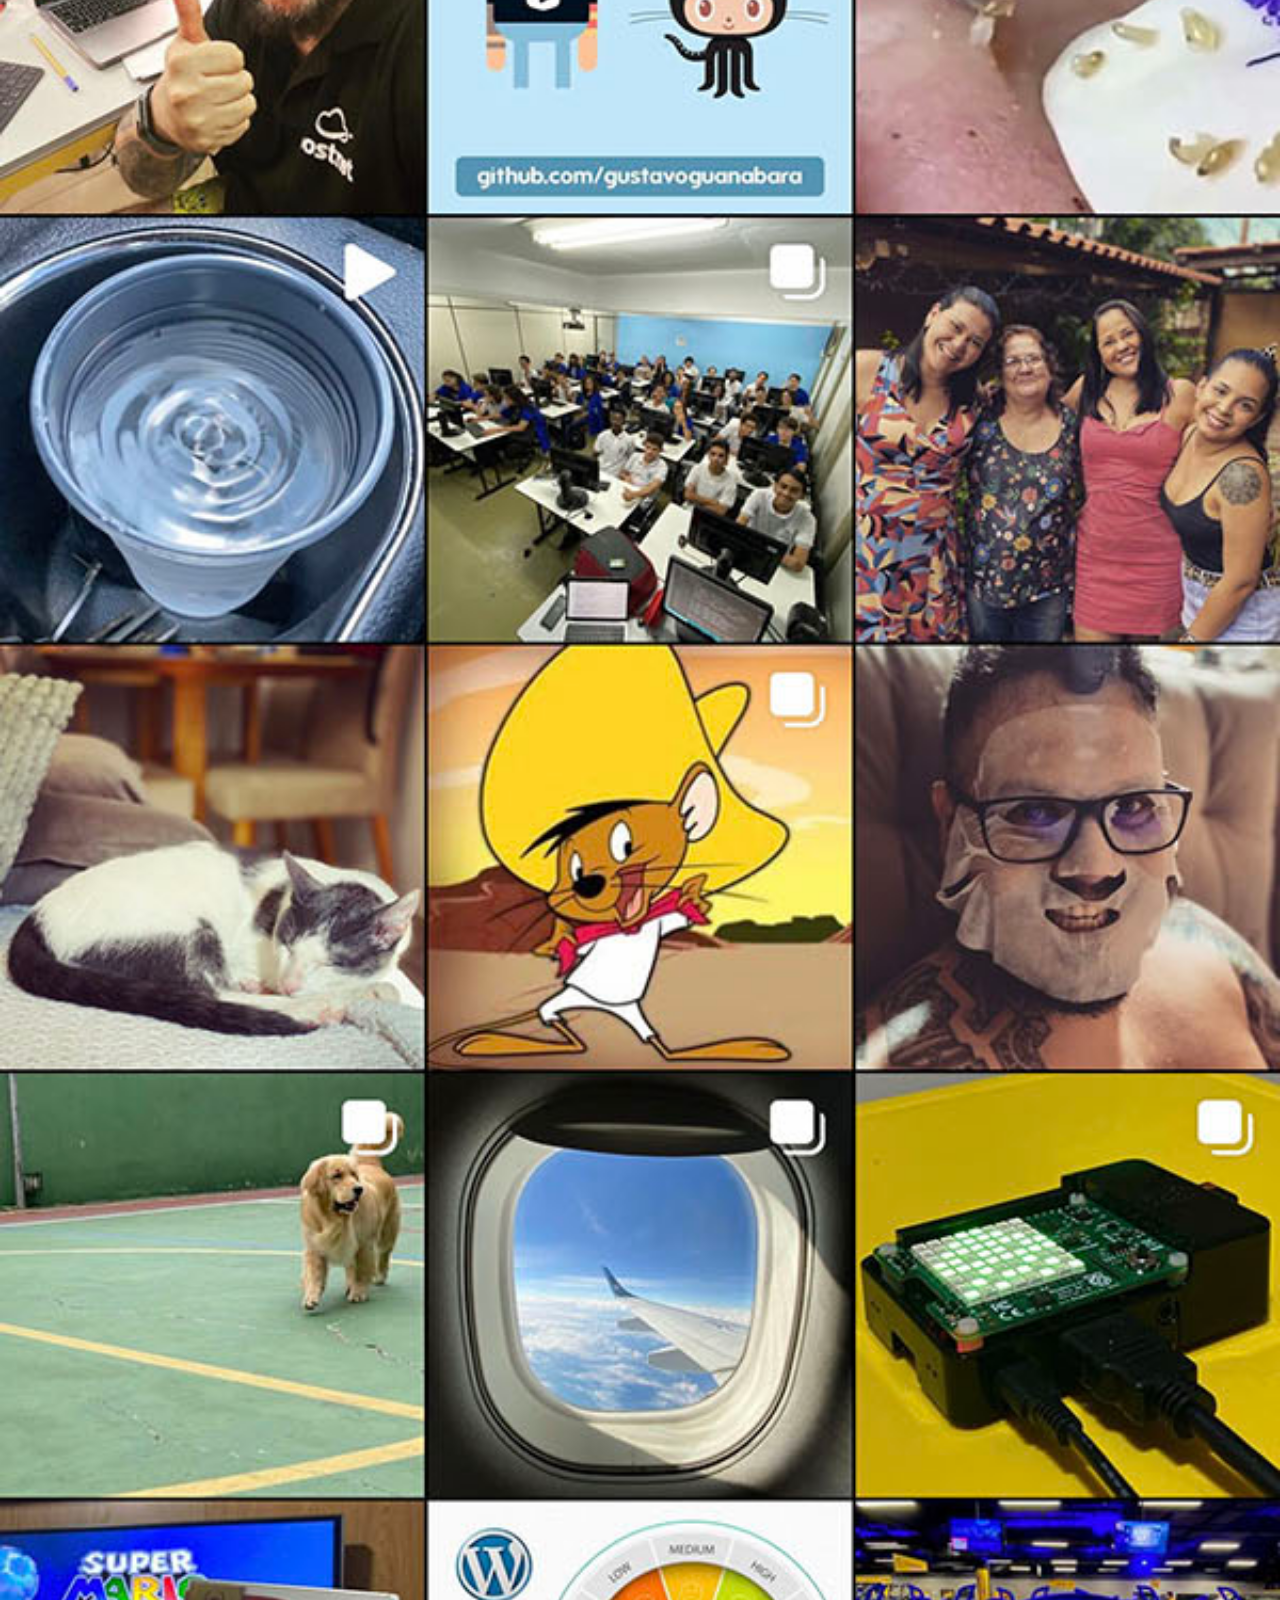
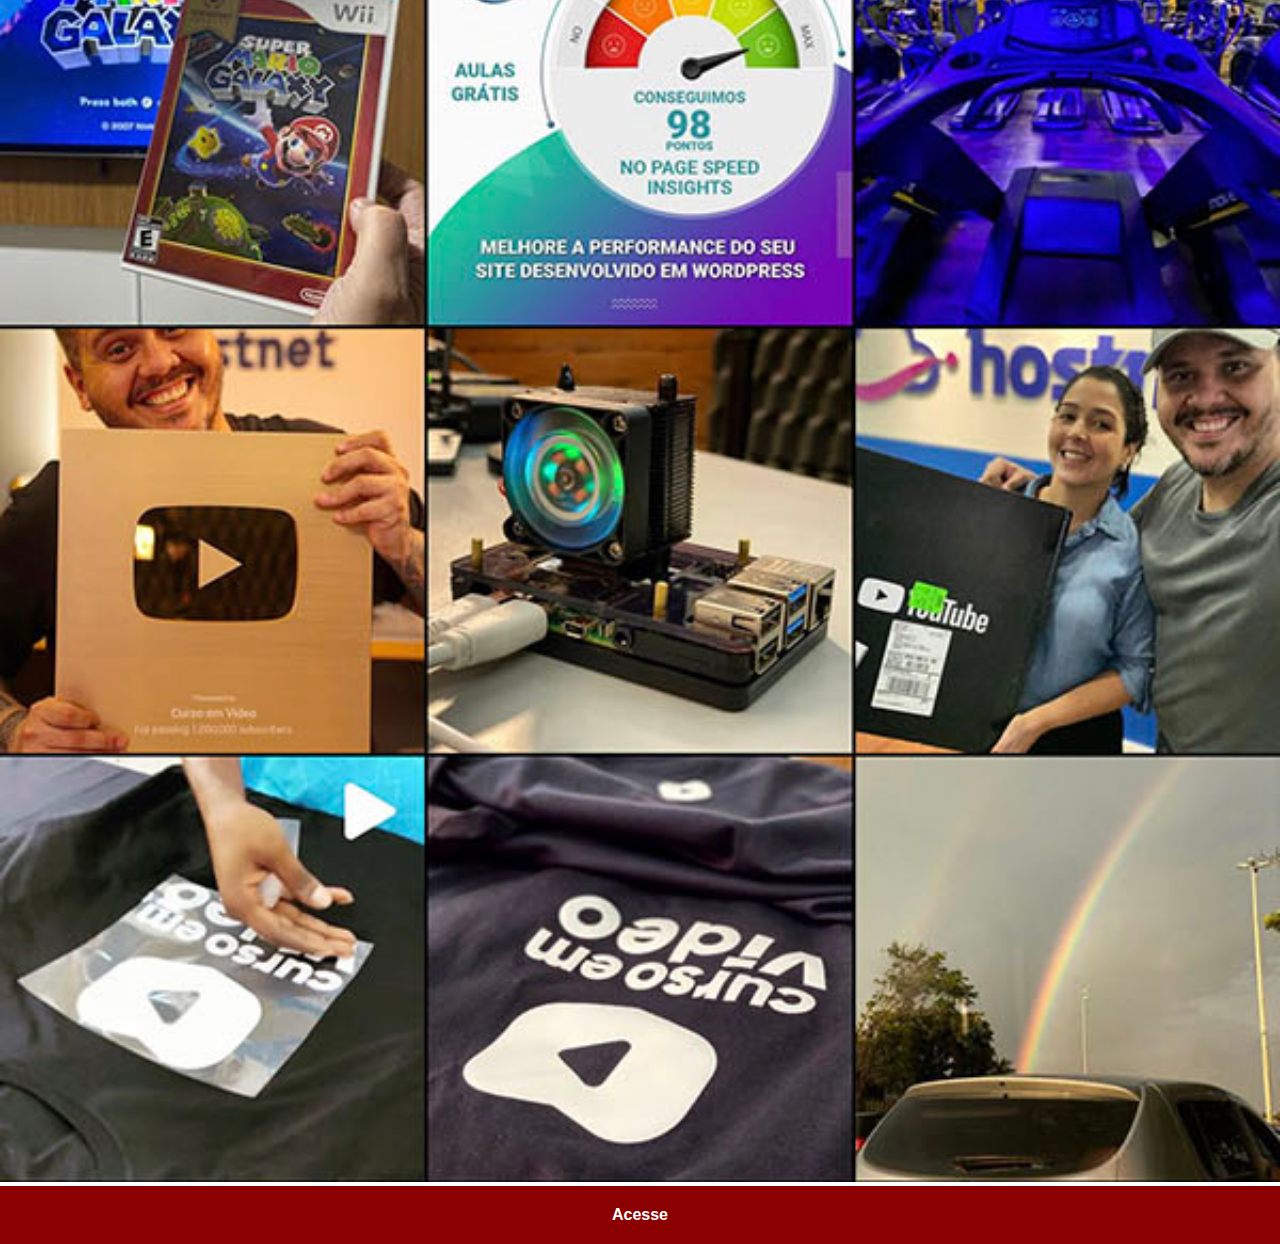
<file: instagram.html>
<!DOCTYPE html>
<html lang="pt-br">
<head>
    <meta charset="UTF-8">
    <meta name="viewport" content="width=device-width, initial-scale=1.0">
    <title>Instagram</title>
    <link rel="stylesheet" href="estilos/social.css">
</head>
<body>
    <img src="imagens/tela-instagram.jpg" alt="Instagram">
    <a href="https://www.instagram.com/santos_wzh/#" target="_blank">Acesse</a>
</body>
</html>
</file>
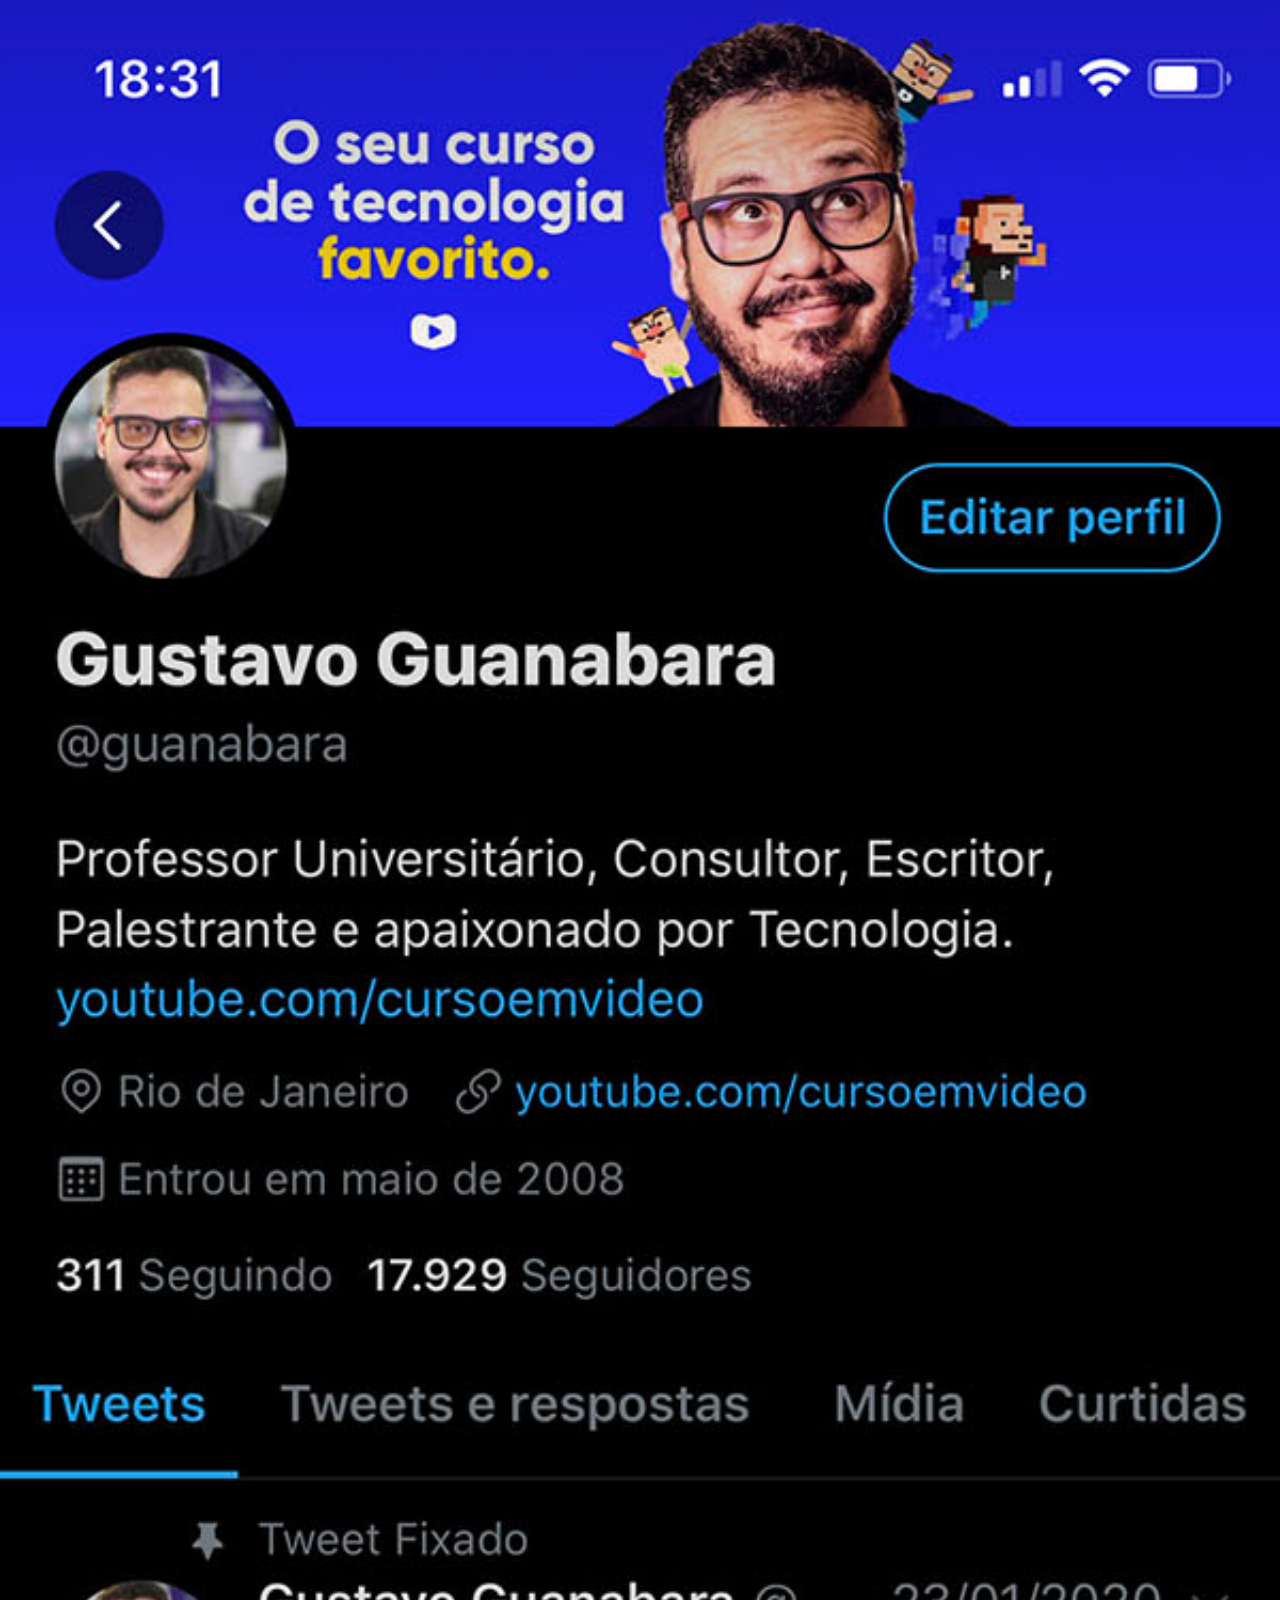
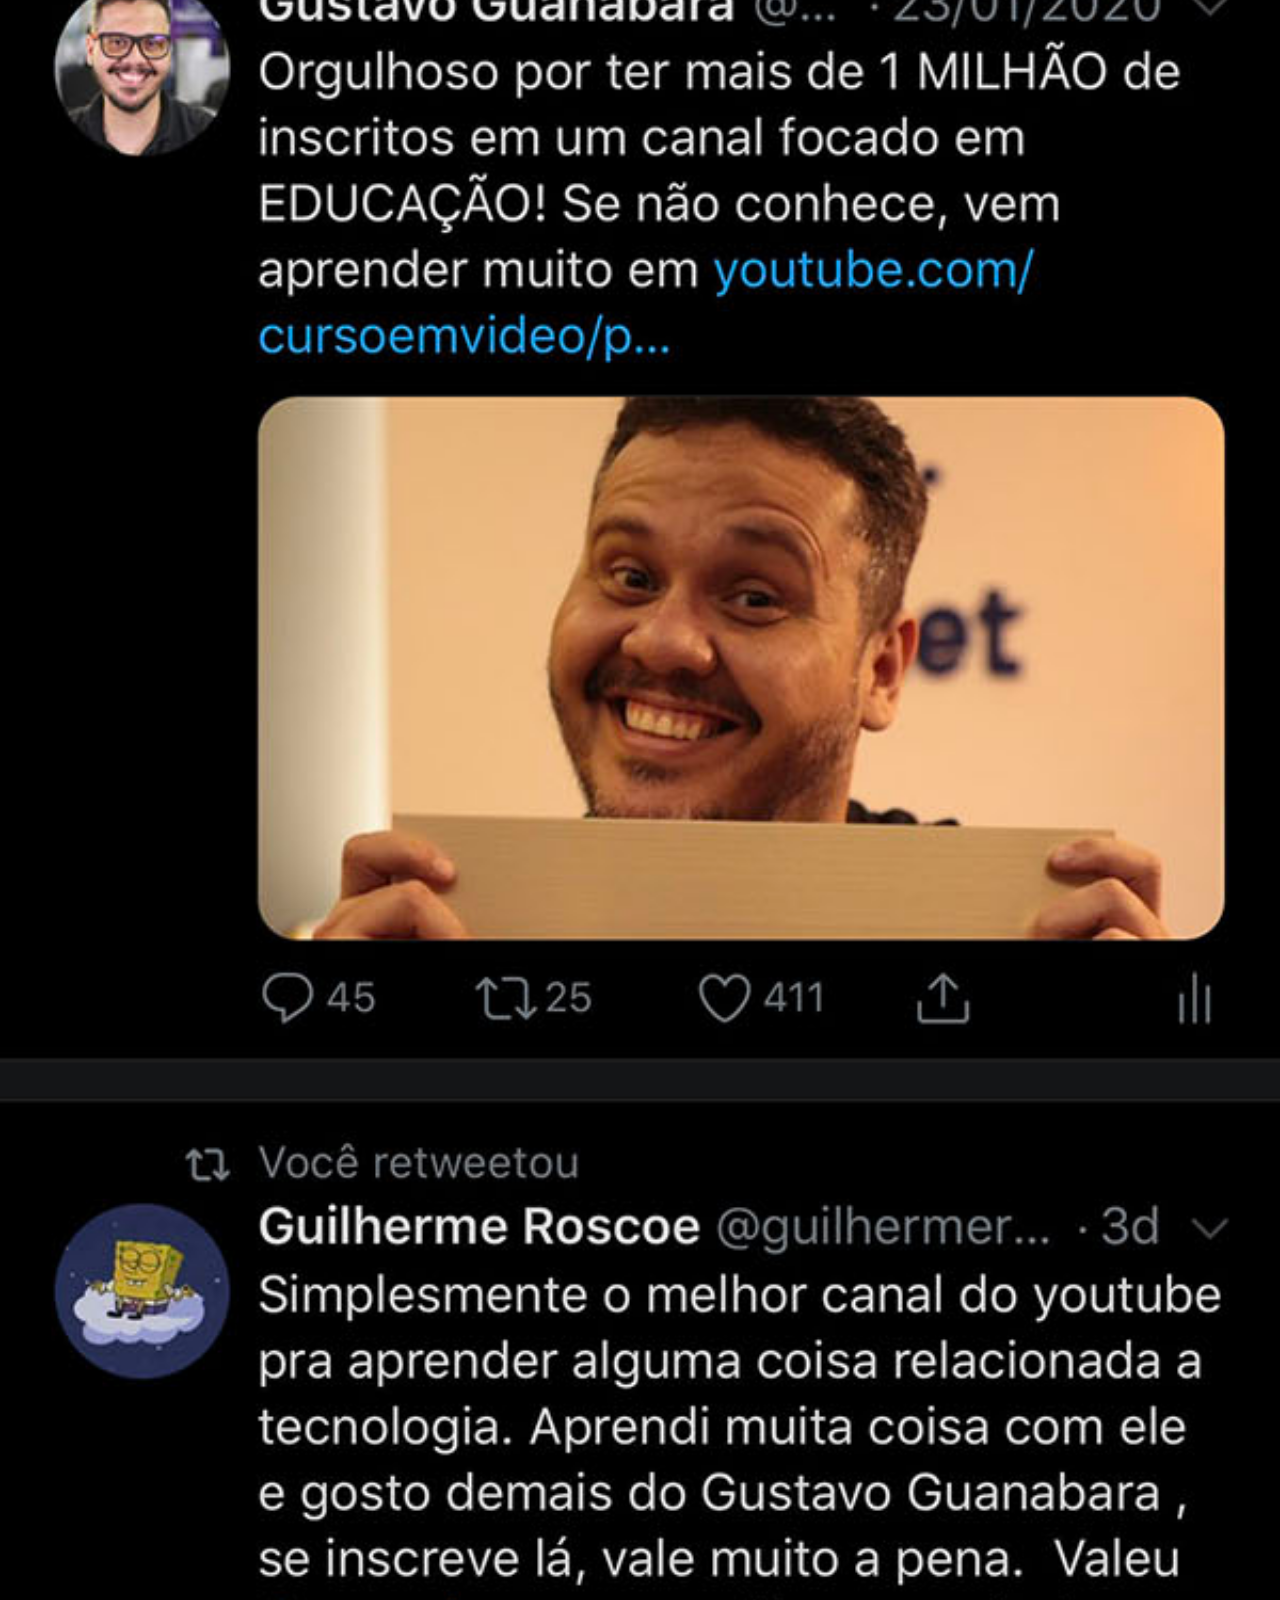
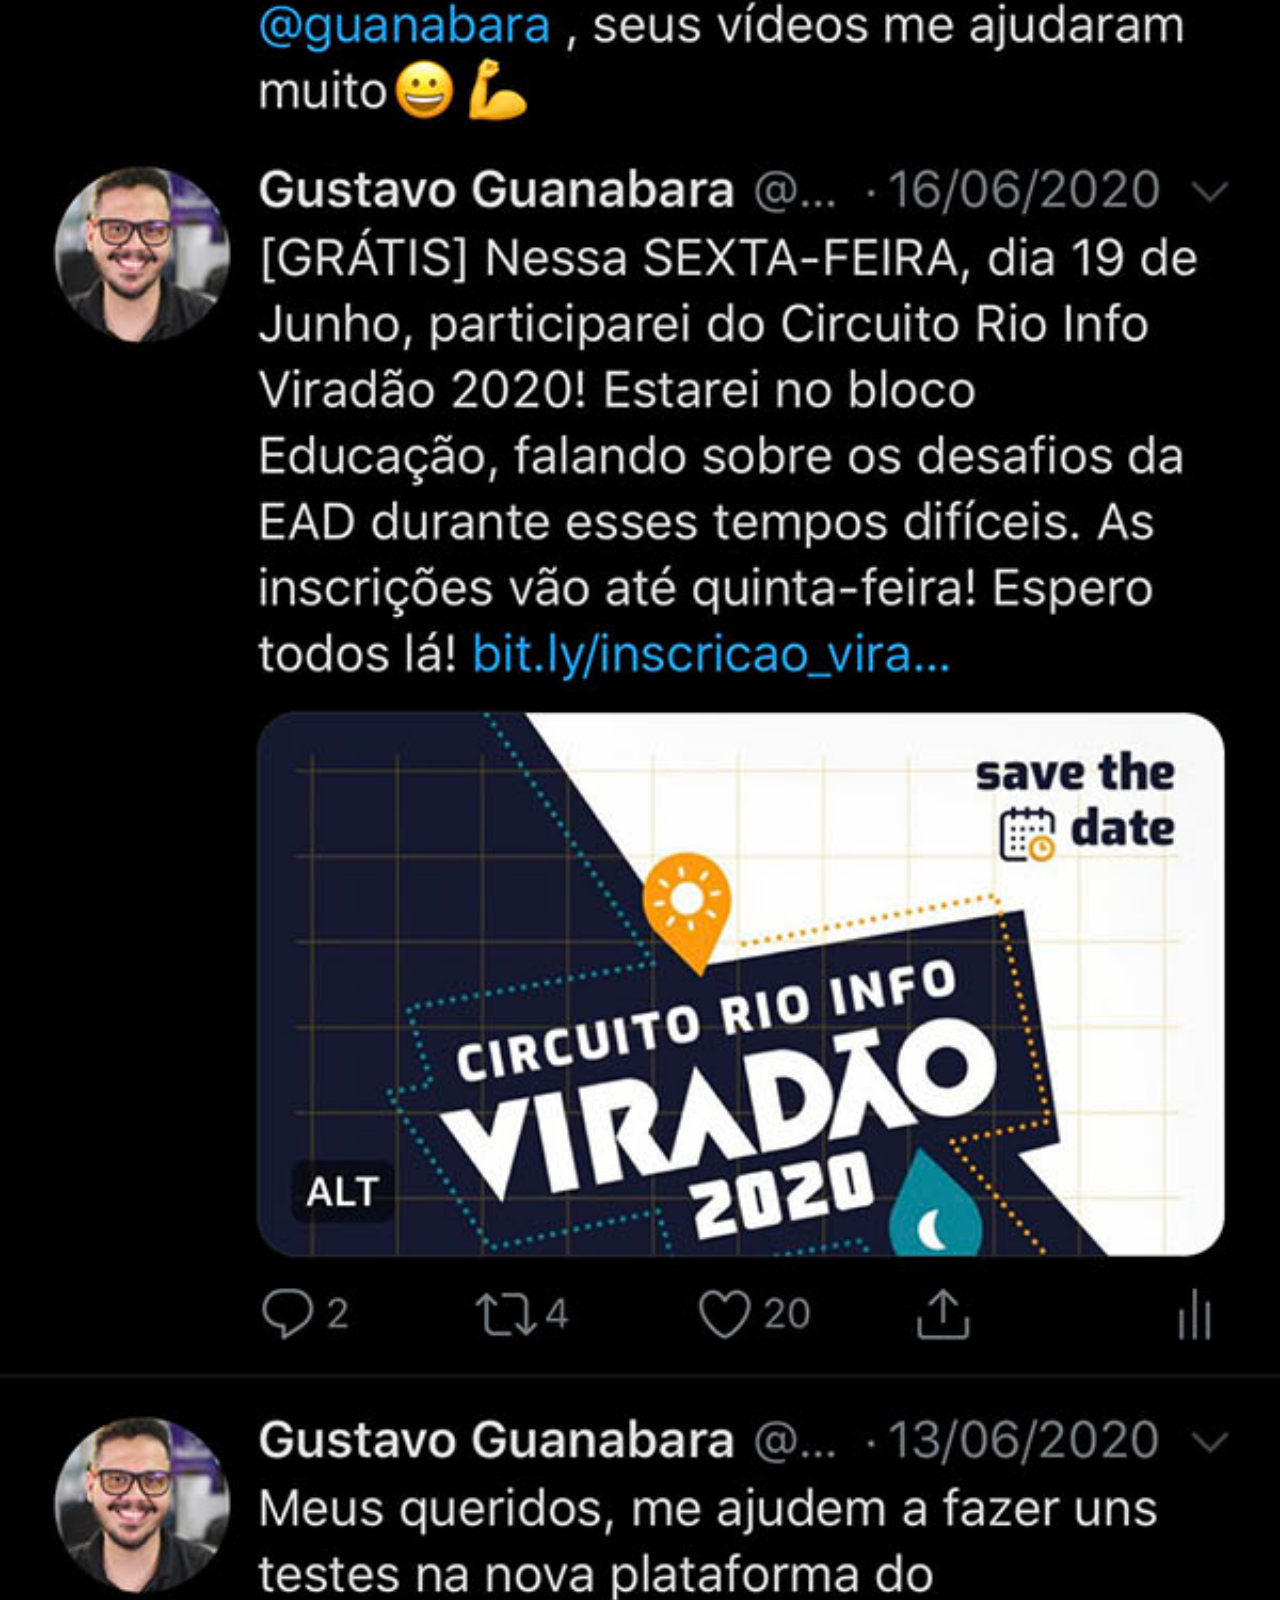
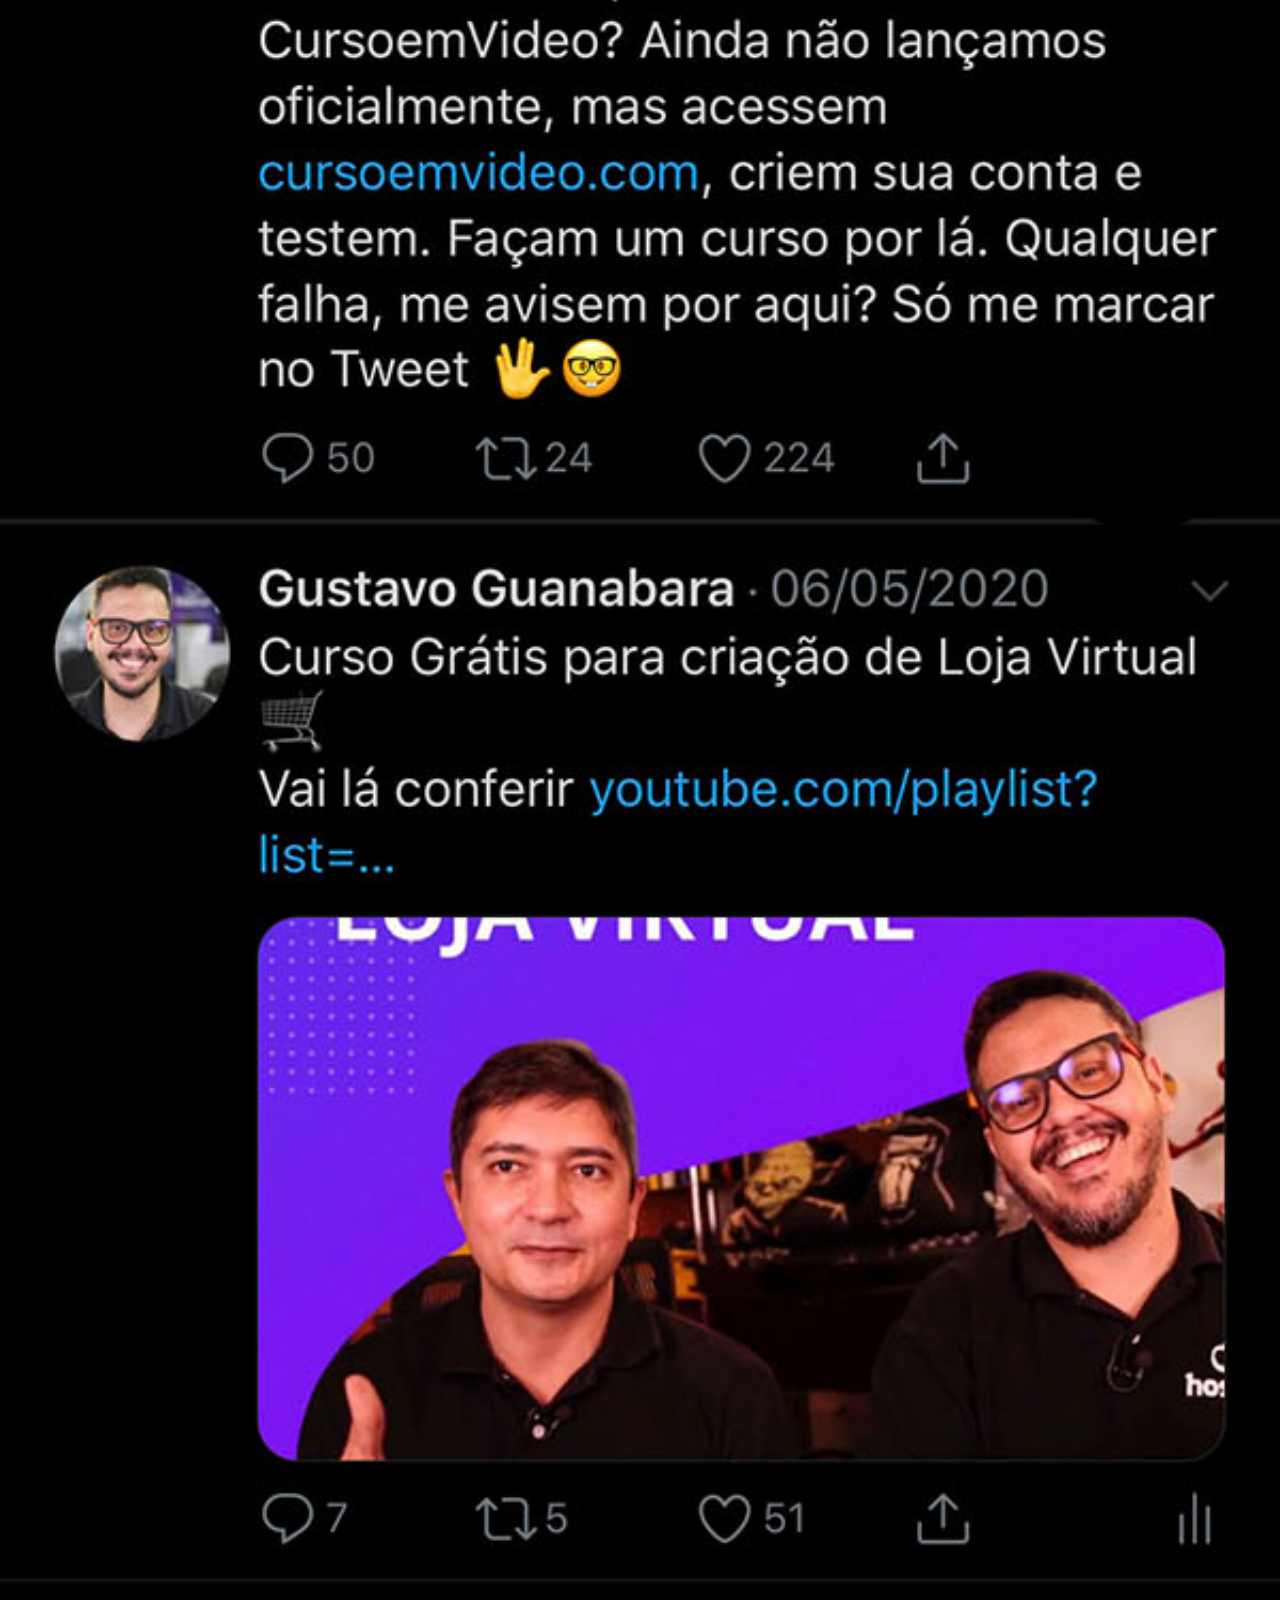
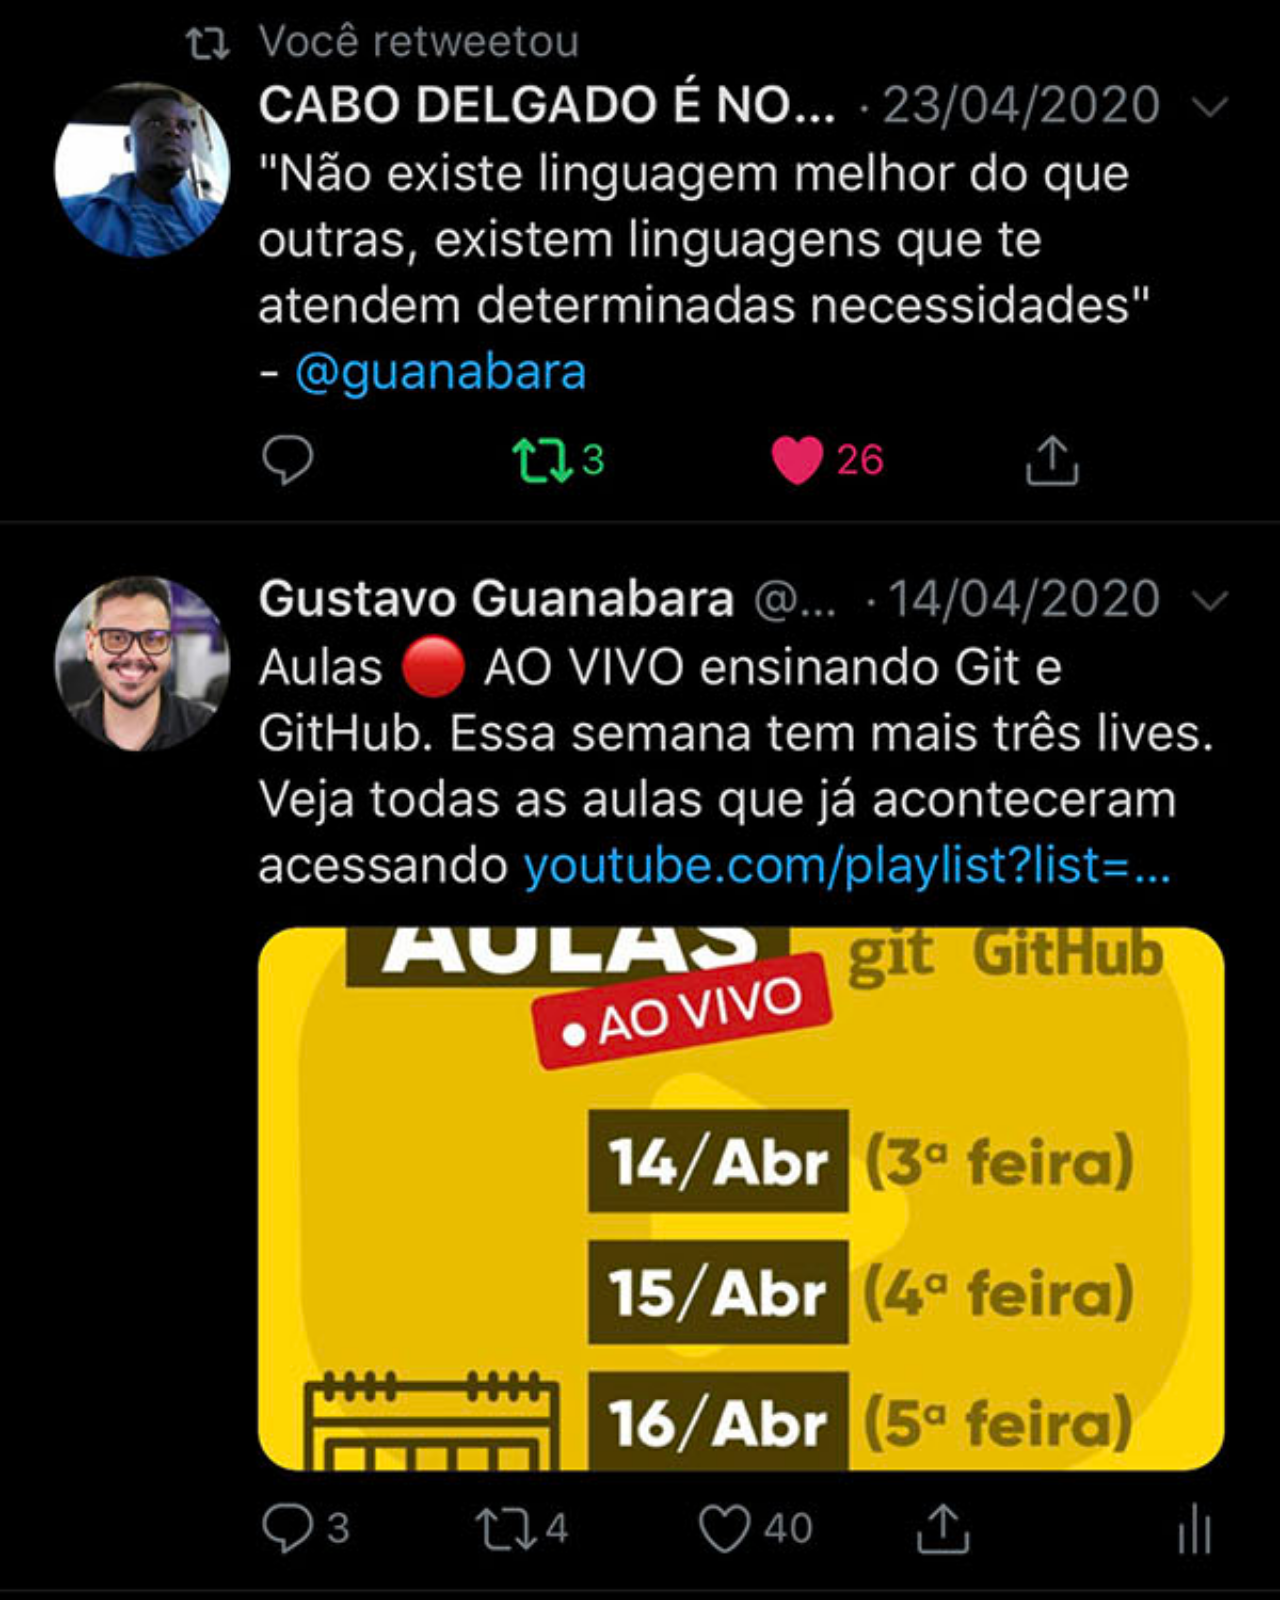
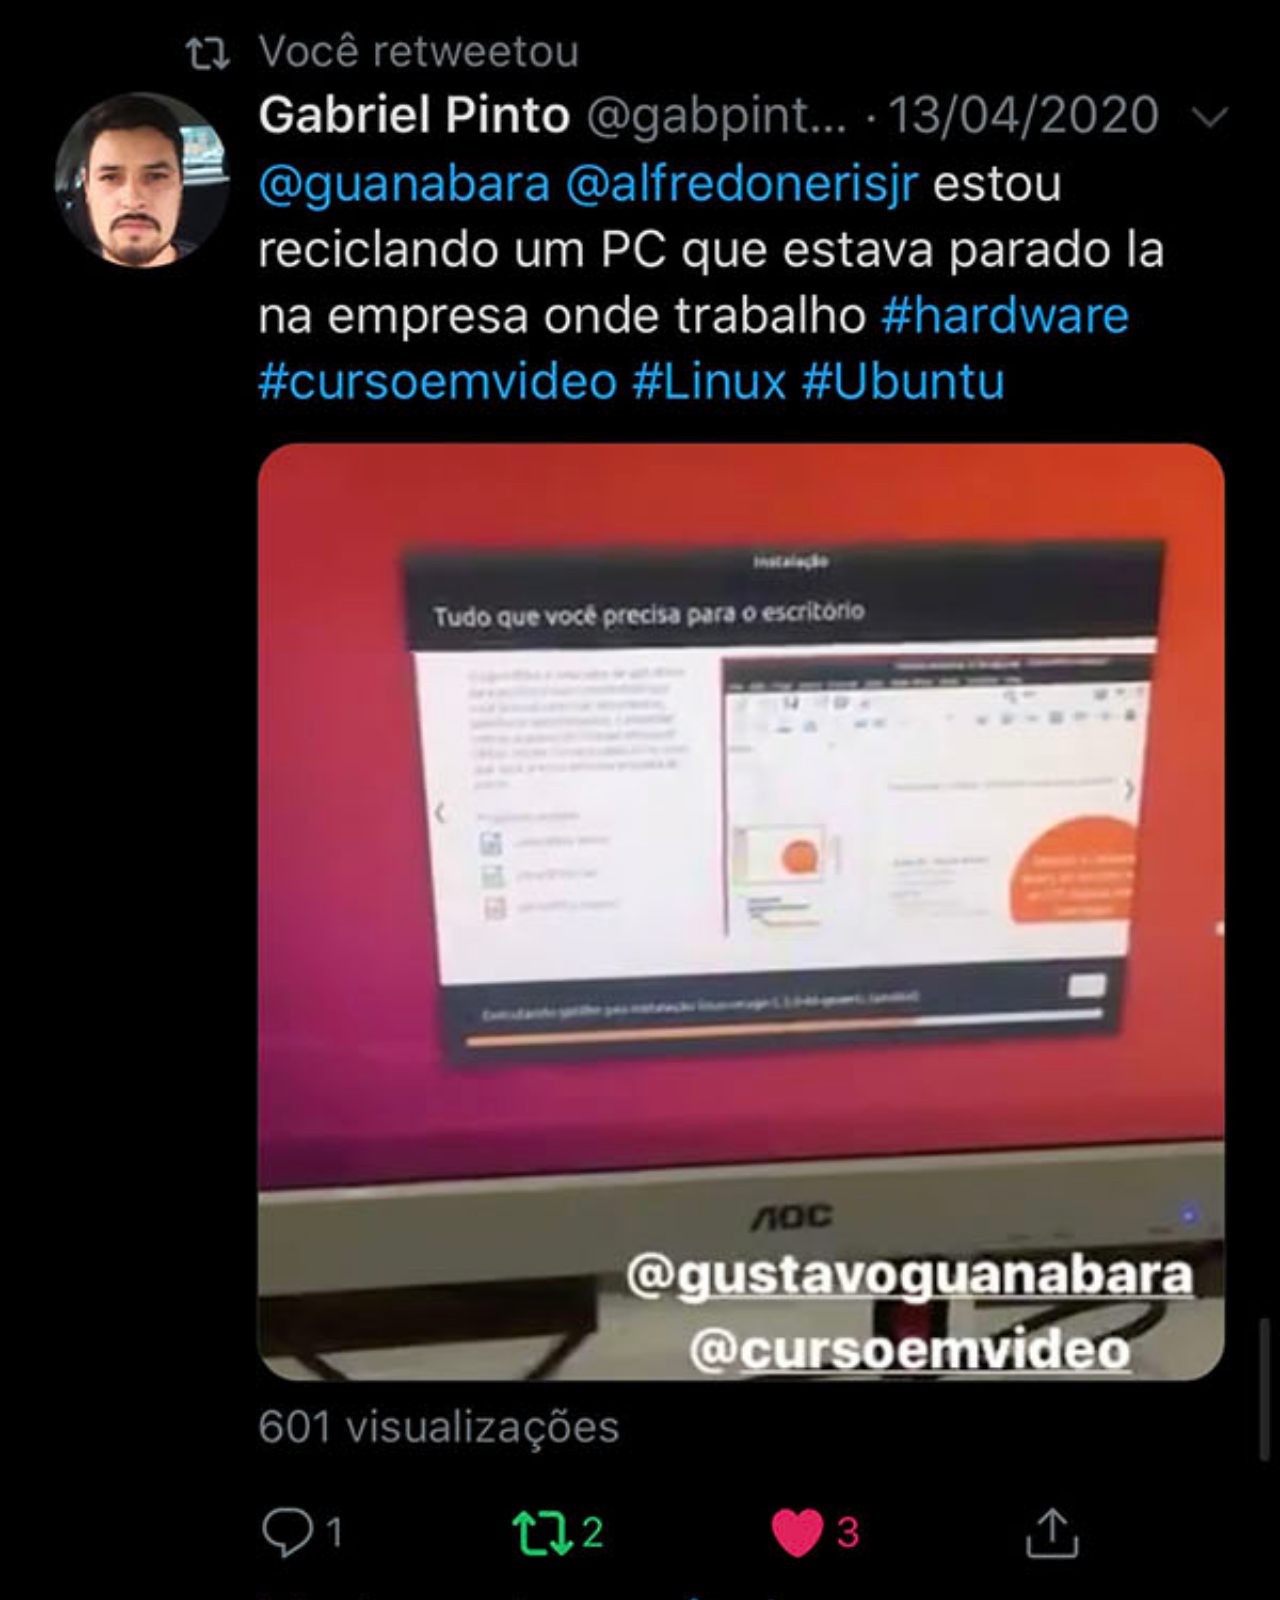
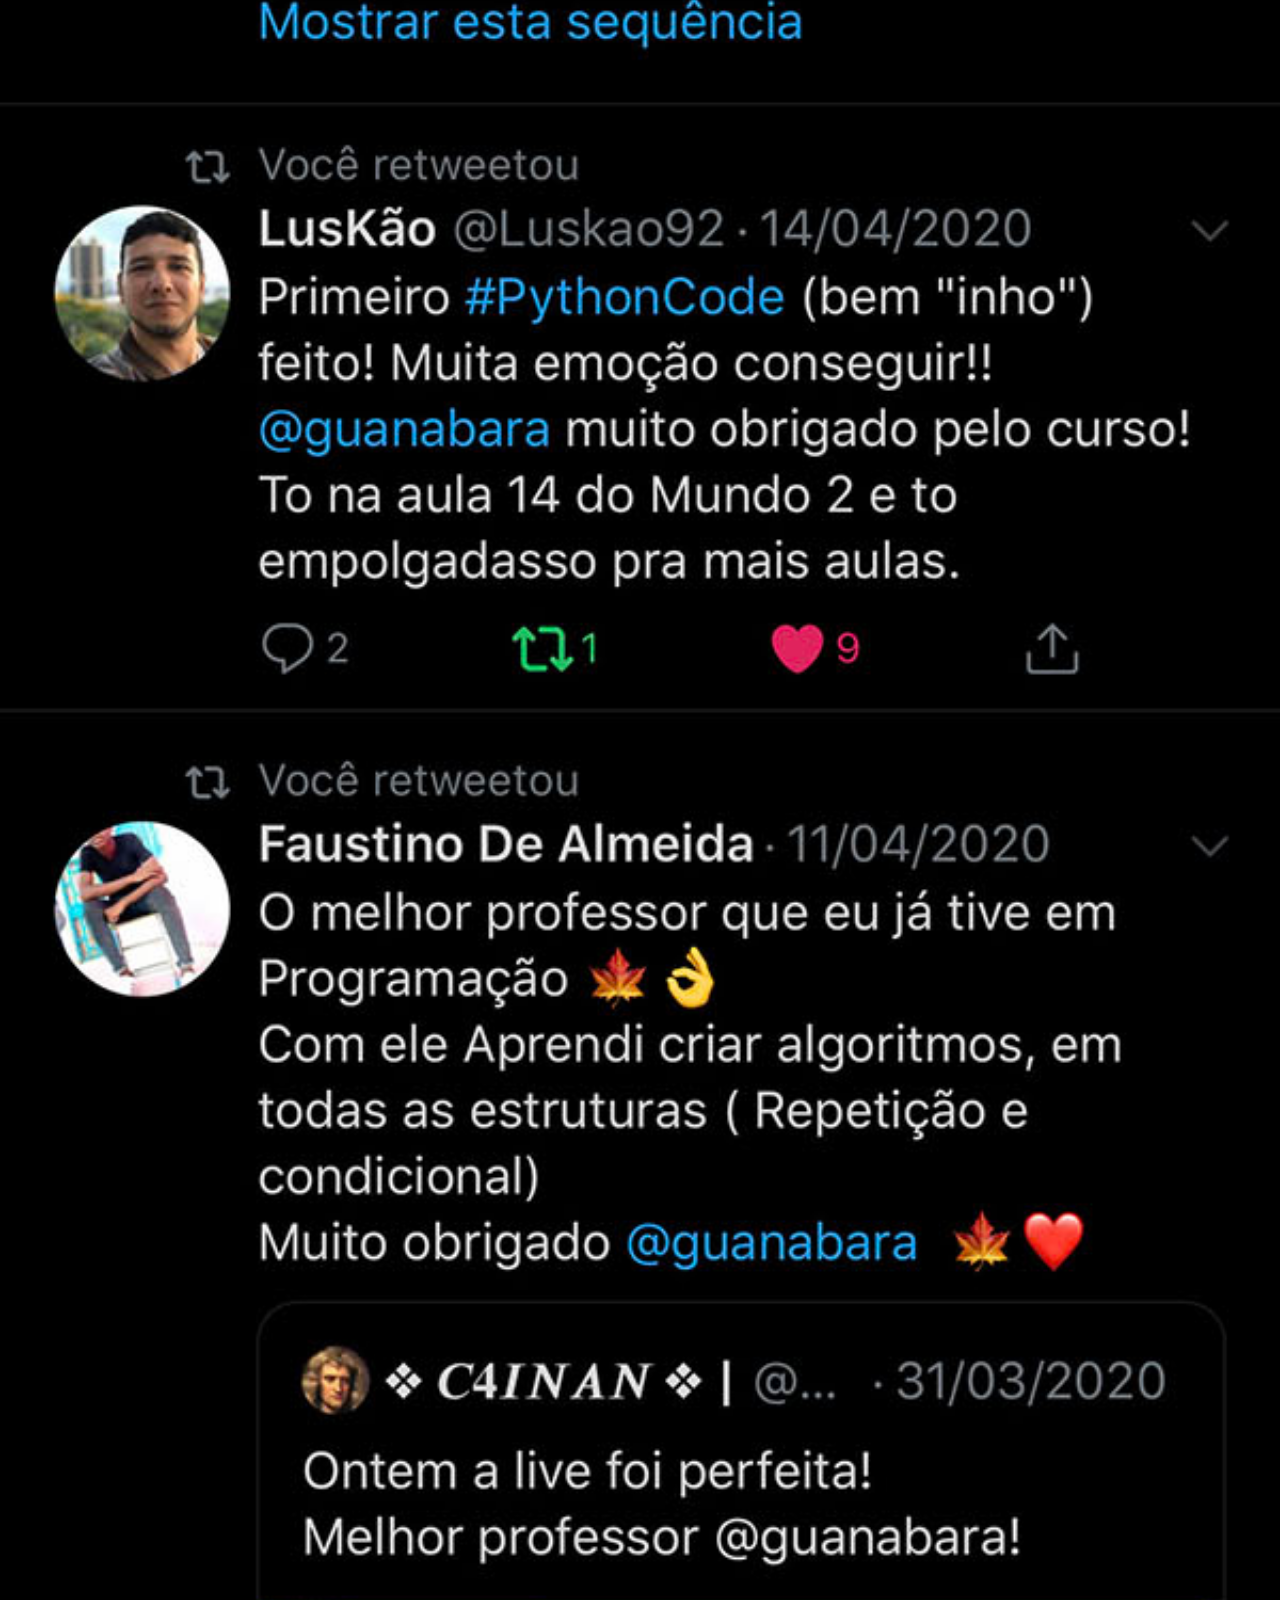
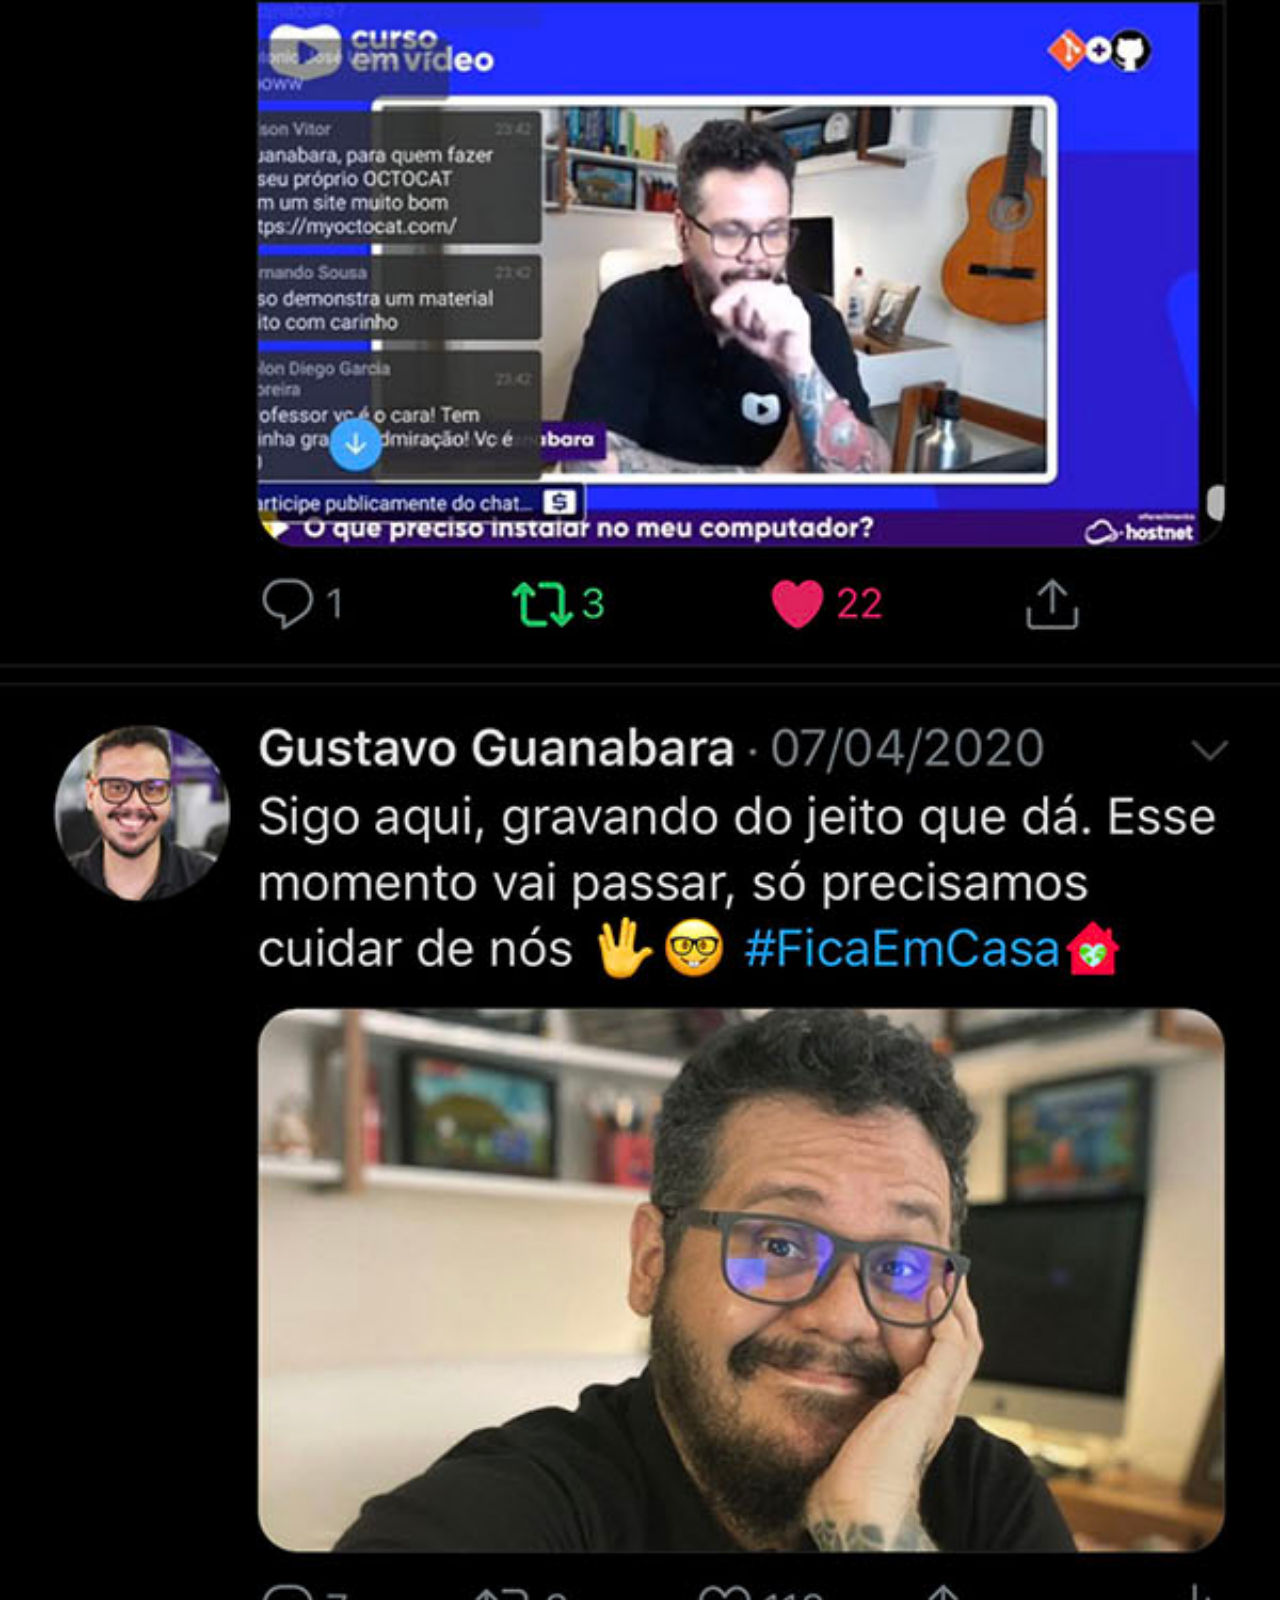
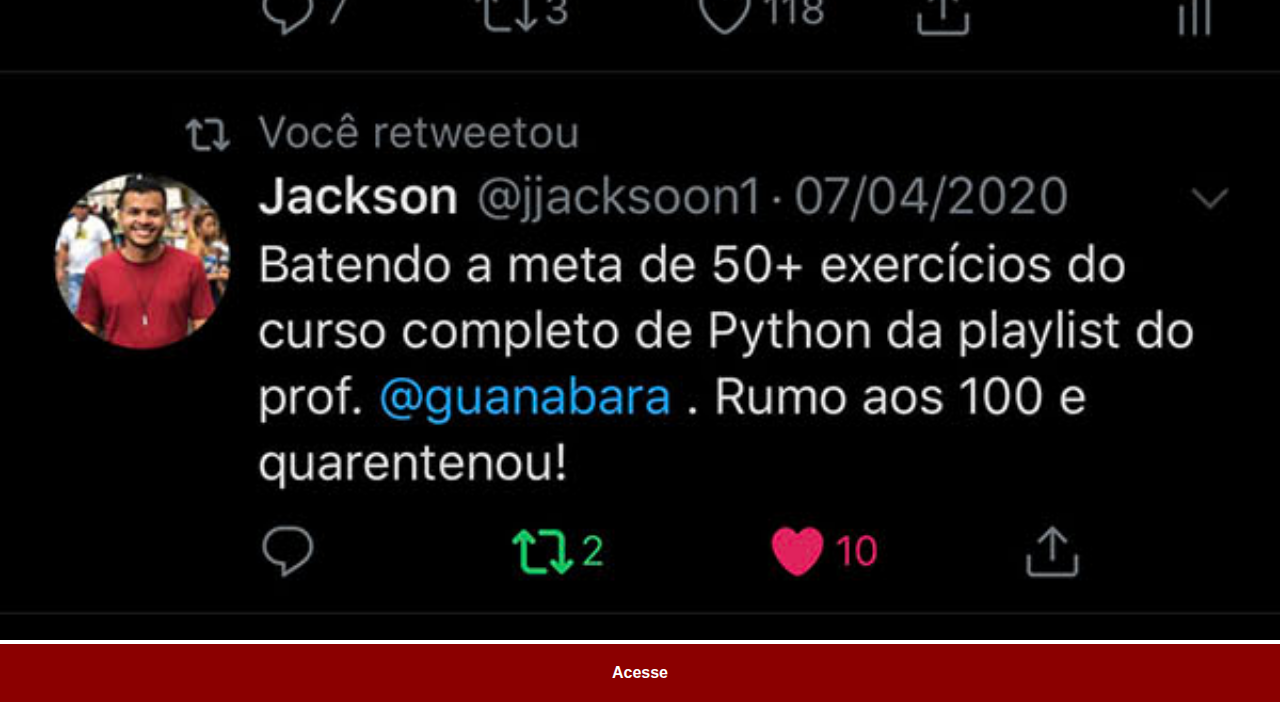
<file: twitter.html>
<!DOCTYPE html>
<html lang="pt-br">
<head>
    <meta charset="UTF-8">
    <meta name="viewport" content="width=device-width, initial-scale=1.0">
    <title>Twitter</title>
    <link rel="stylesheet" href="estilos/social.css">
</head>
<body>
    <img src="imagens/tela-twitter.jpg" alt="Twitter">
    <a href="https://x.com/Alexand68590461" target="_blank">Acesse</a>
</body>
</html>
</file>
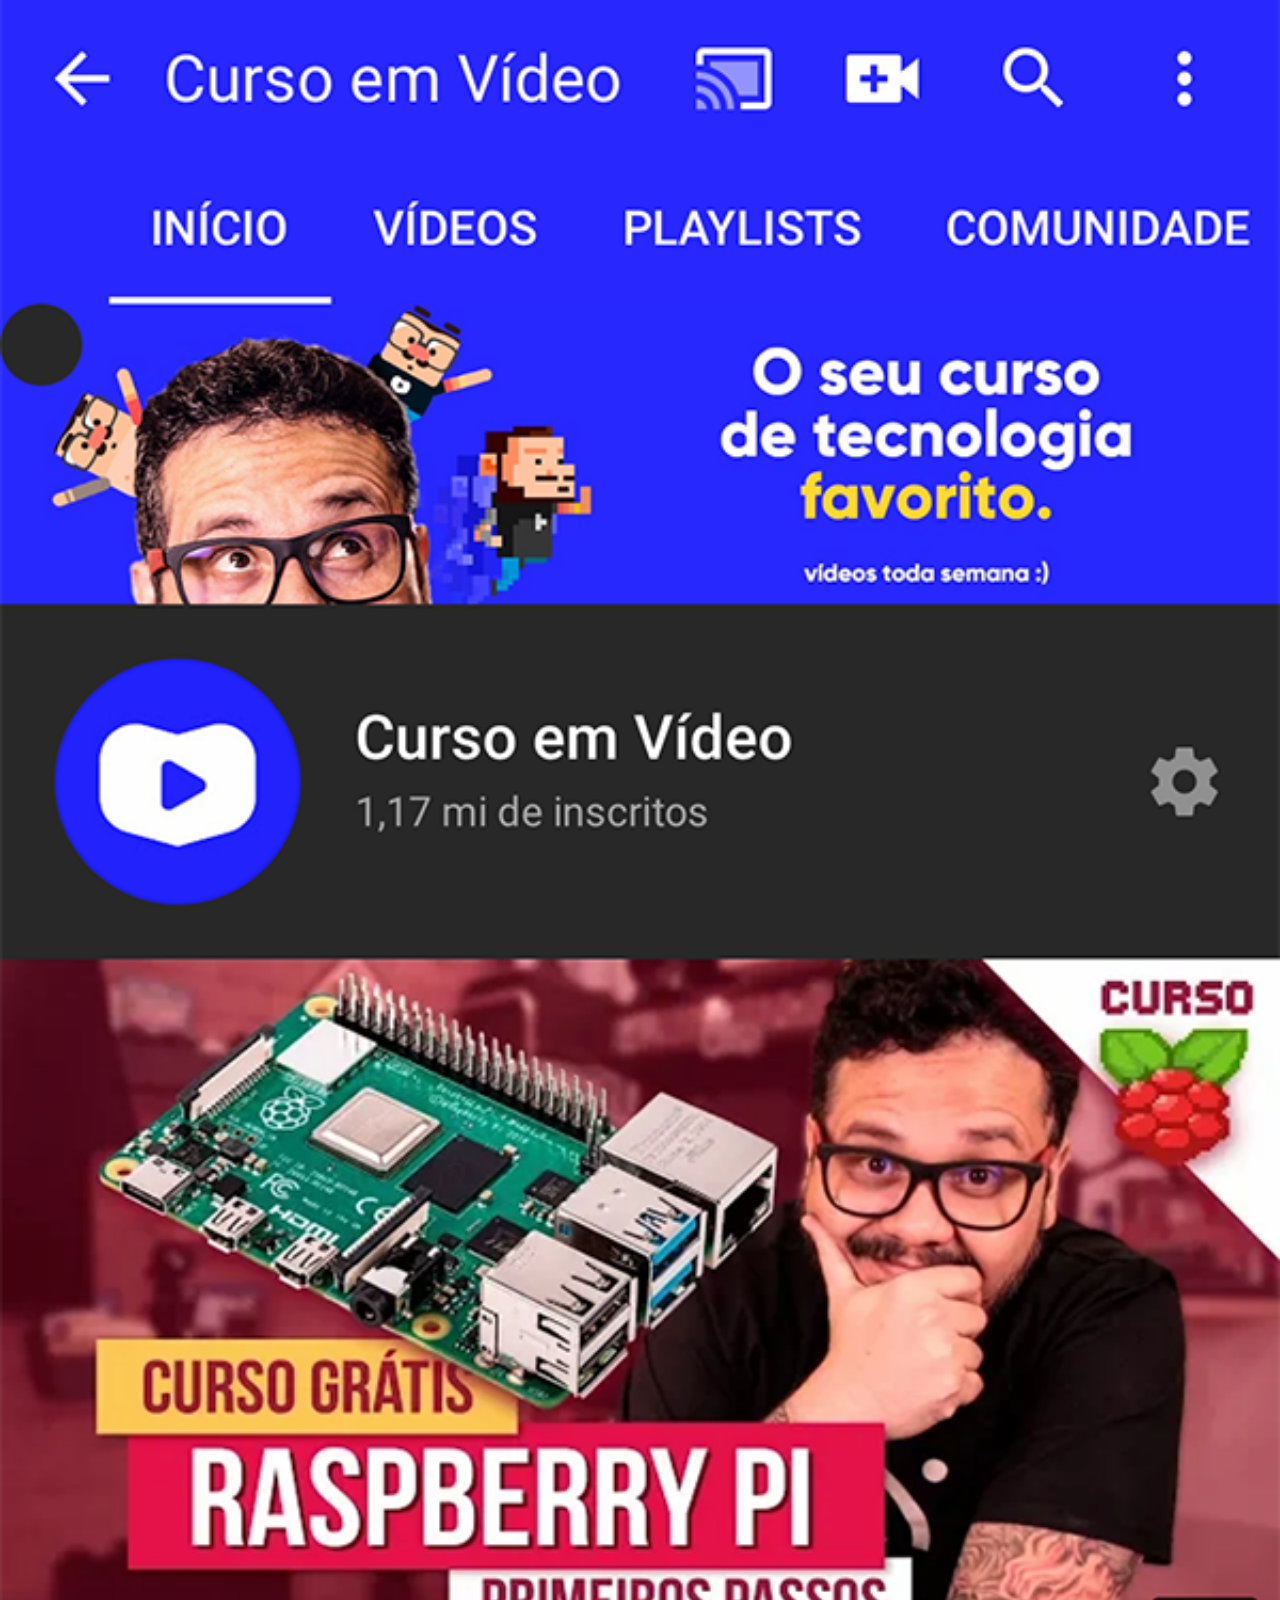
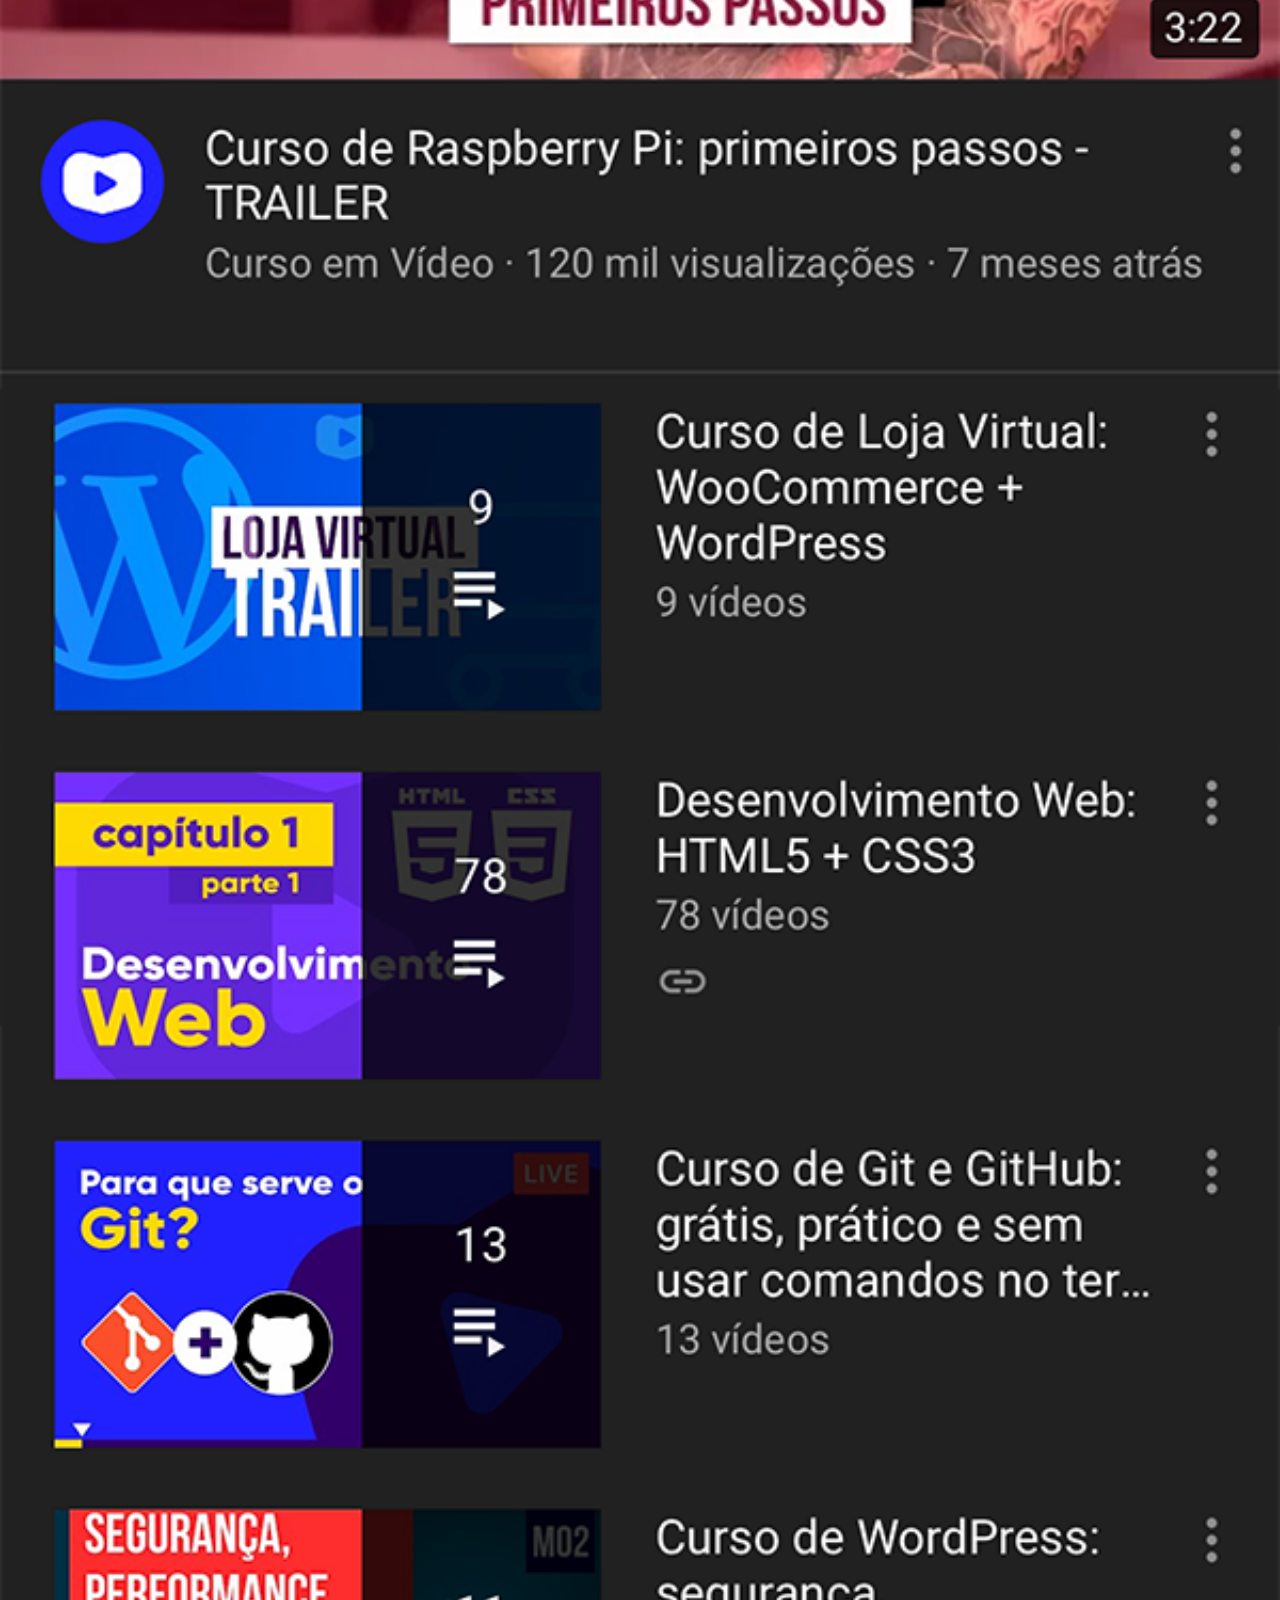
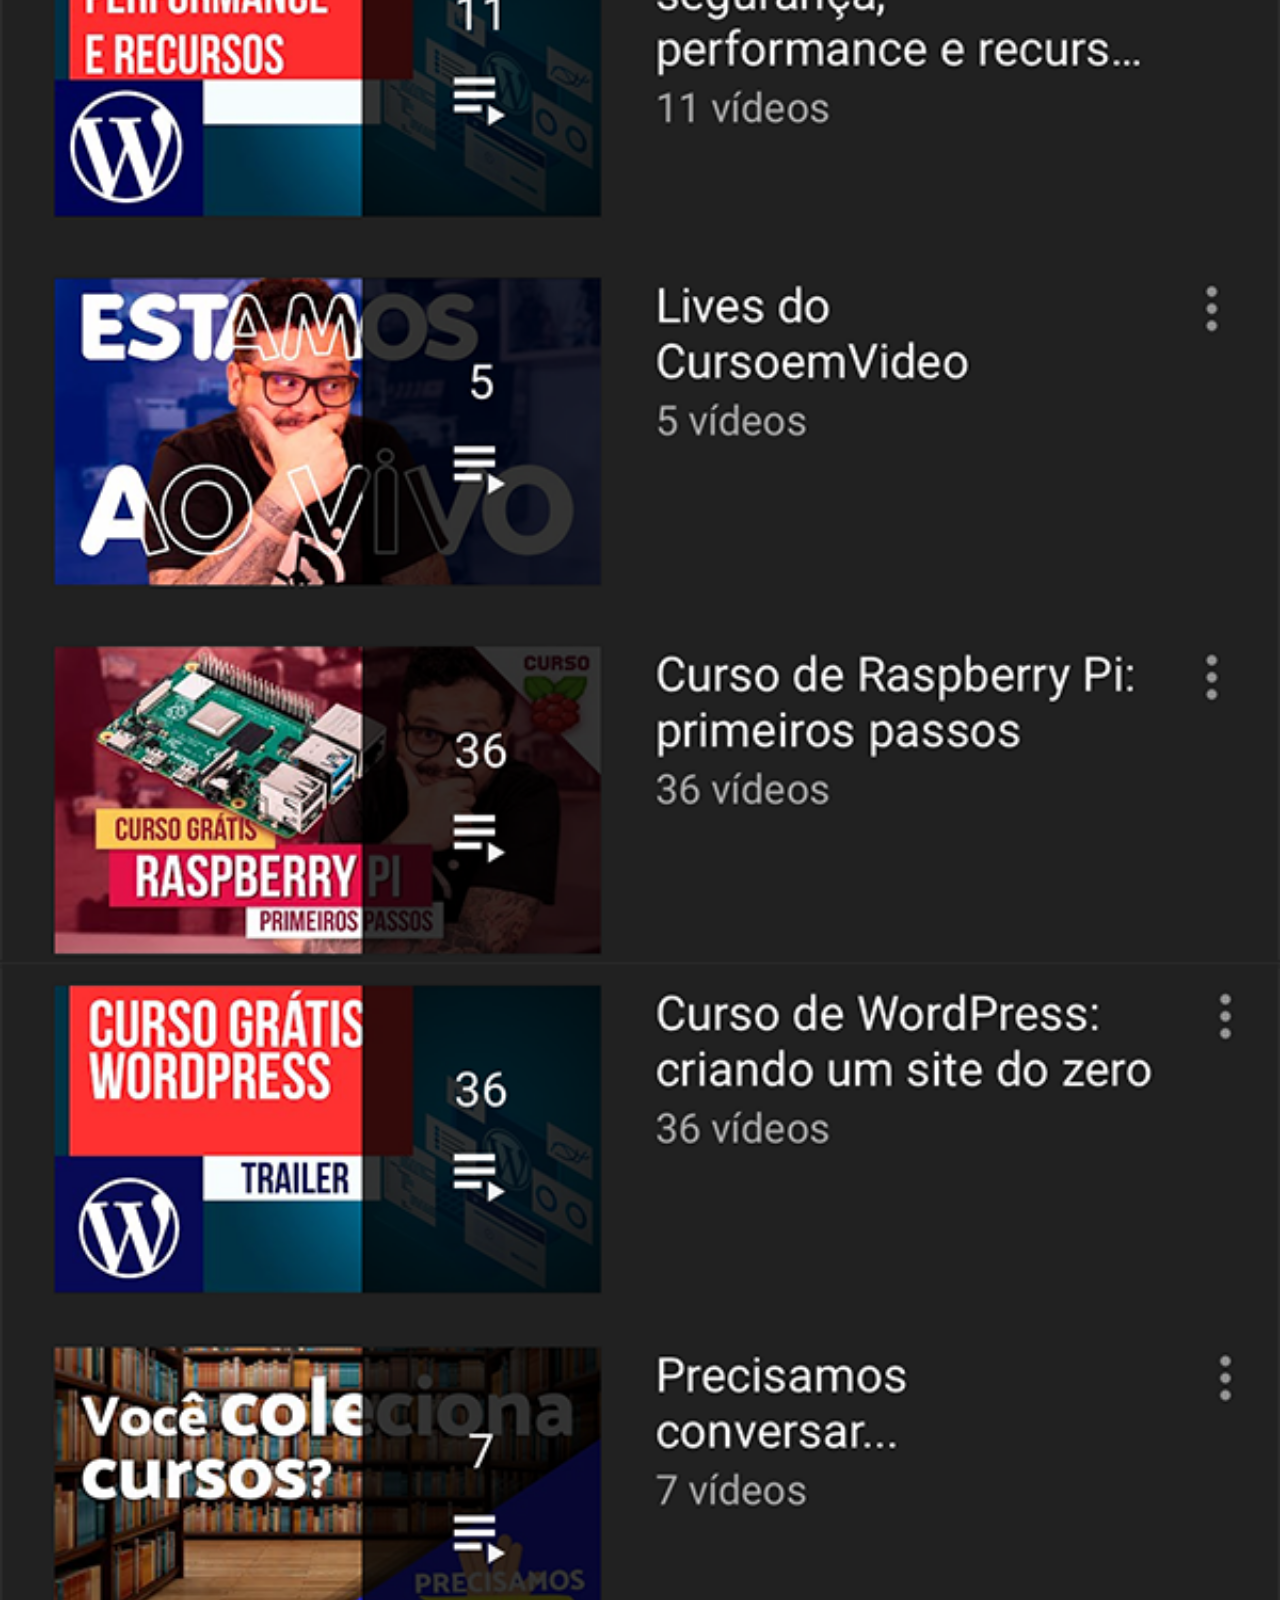
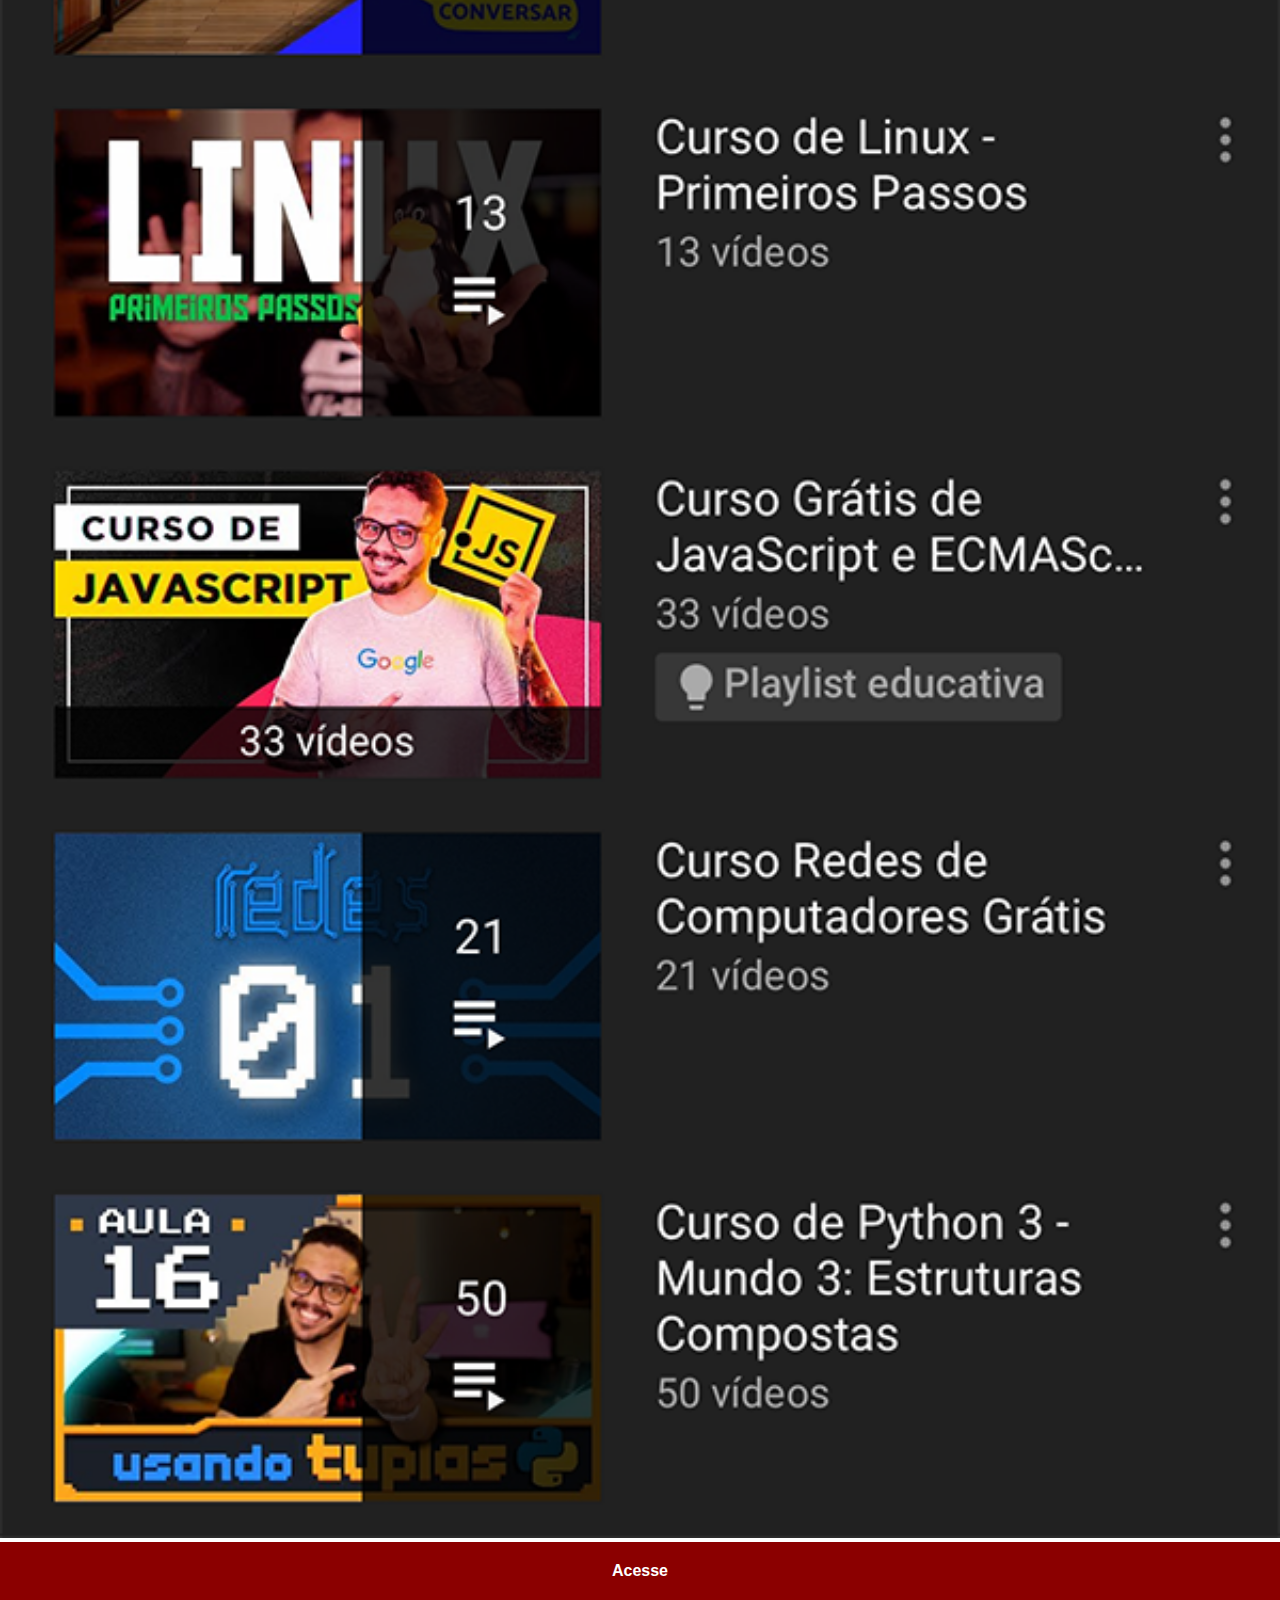
<file: youtube.html>
<!DOCTYPE html>
<html lang="pt-br
<head>
    <meta charset="UTF-8">
    <meta name="viewport" content="width=device-width, initial-scale=1.0">
    <title>Youtube</title>
    <link rel="stylesheet" href="estilos/social.css">
</head>
<body>
    <img src="imagens/tela-youtube.png" alt="Youtube">
    <a href="https://www.youtube.com/@masxels5835" target="_blank">Acesse</a>
</body>
</html>
</file>
<file: estilos/style.css>
@charset "UTF-8";

* {
    margin: 0px;
    padding: 0px;
    font-family: Arial, Helvetica, sans-serif;
}

html, body {
    height: 100vh;
    width: 100vw;
    background-color: black;
}

body {
    background: url('../imagens/fundo-madeira.jpg') no-repeat top center;
    background-size: cover;
    background-attachment: fixed;
    overflow: hidden;
}

main {
    height: 100vh;
    position: relative;
}

section#telefone {
    position: absolute;
    height: 580px;
    width: 311px;
    top: 50%;
    left: 50%;

    transform: translate(-50%, -50%);

    background-image: url(../imagens/frame-iphone.png);
    background-repeat: no-repeat;
    background-size: 100% 100%;

}

iframe#tela {
    position: relative;
    top: 74px;
    left: 22px;
    width: 268px;
    height: 436px;
}

section#redes-sociais {
    text-align: right;
}

section#redes-sociais img {
    width: 50px;
    margin: 5px;
    border-radius: 50%;
    box-shadow: 2px 2px 5px rgba(0, 0, 0, 0.400);
    box-sizing: border-box;
    
}

section#redes-sociais img:hover {
    border: 2px solid rgba(255, 255, 255, 0.637);
    transform: translate(-3px, -3px);
    box-shadow: 5px 5px 10px rgba(0, 0, 0, 0.623);
    transition: transform .3s, border .5s;
}
</file>
<file: estilos/social.css>
@charset "UTF-8";

* {
    margin: 0px;
    padding: 0px;
    font-family: Arial, Helvetica, sans-serif;
}

::-webkit-scrollbar {
    width: 0px;
    height: 0px;
}

img {
    width: 100vw;
}

a {
    display: block;
    background-color: darkred;
    color: white;
    padding: 20px;
    font-weight: bolder;
    text-decoration: none;
    text-align: center;
}

a:hover {
    background-color: red;
}
</file>
